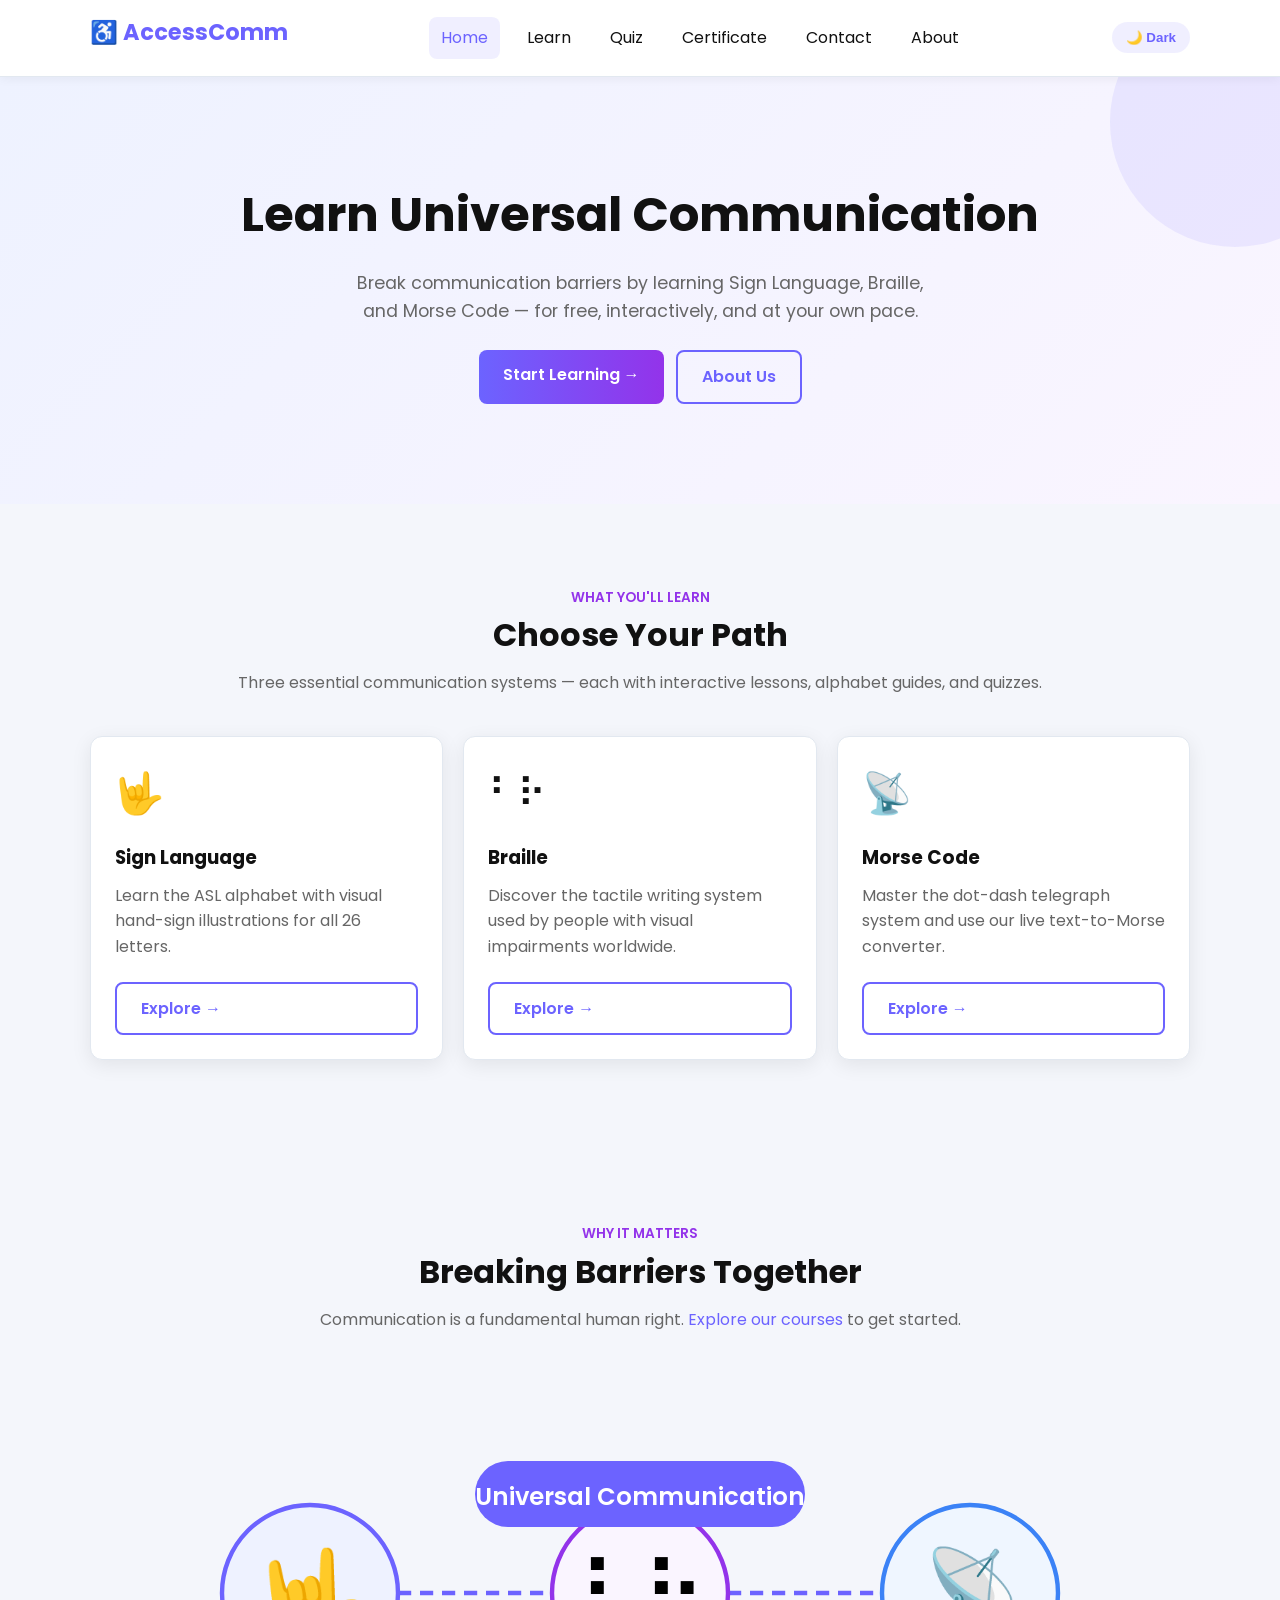
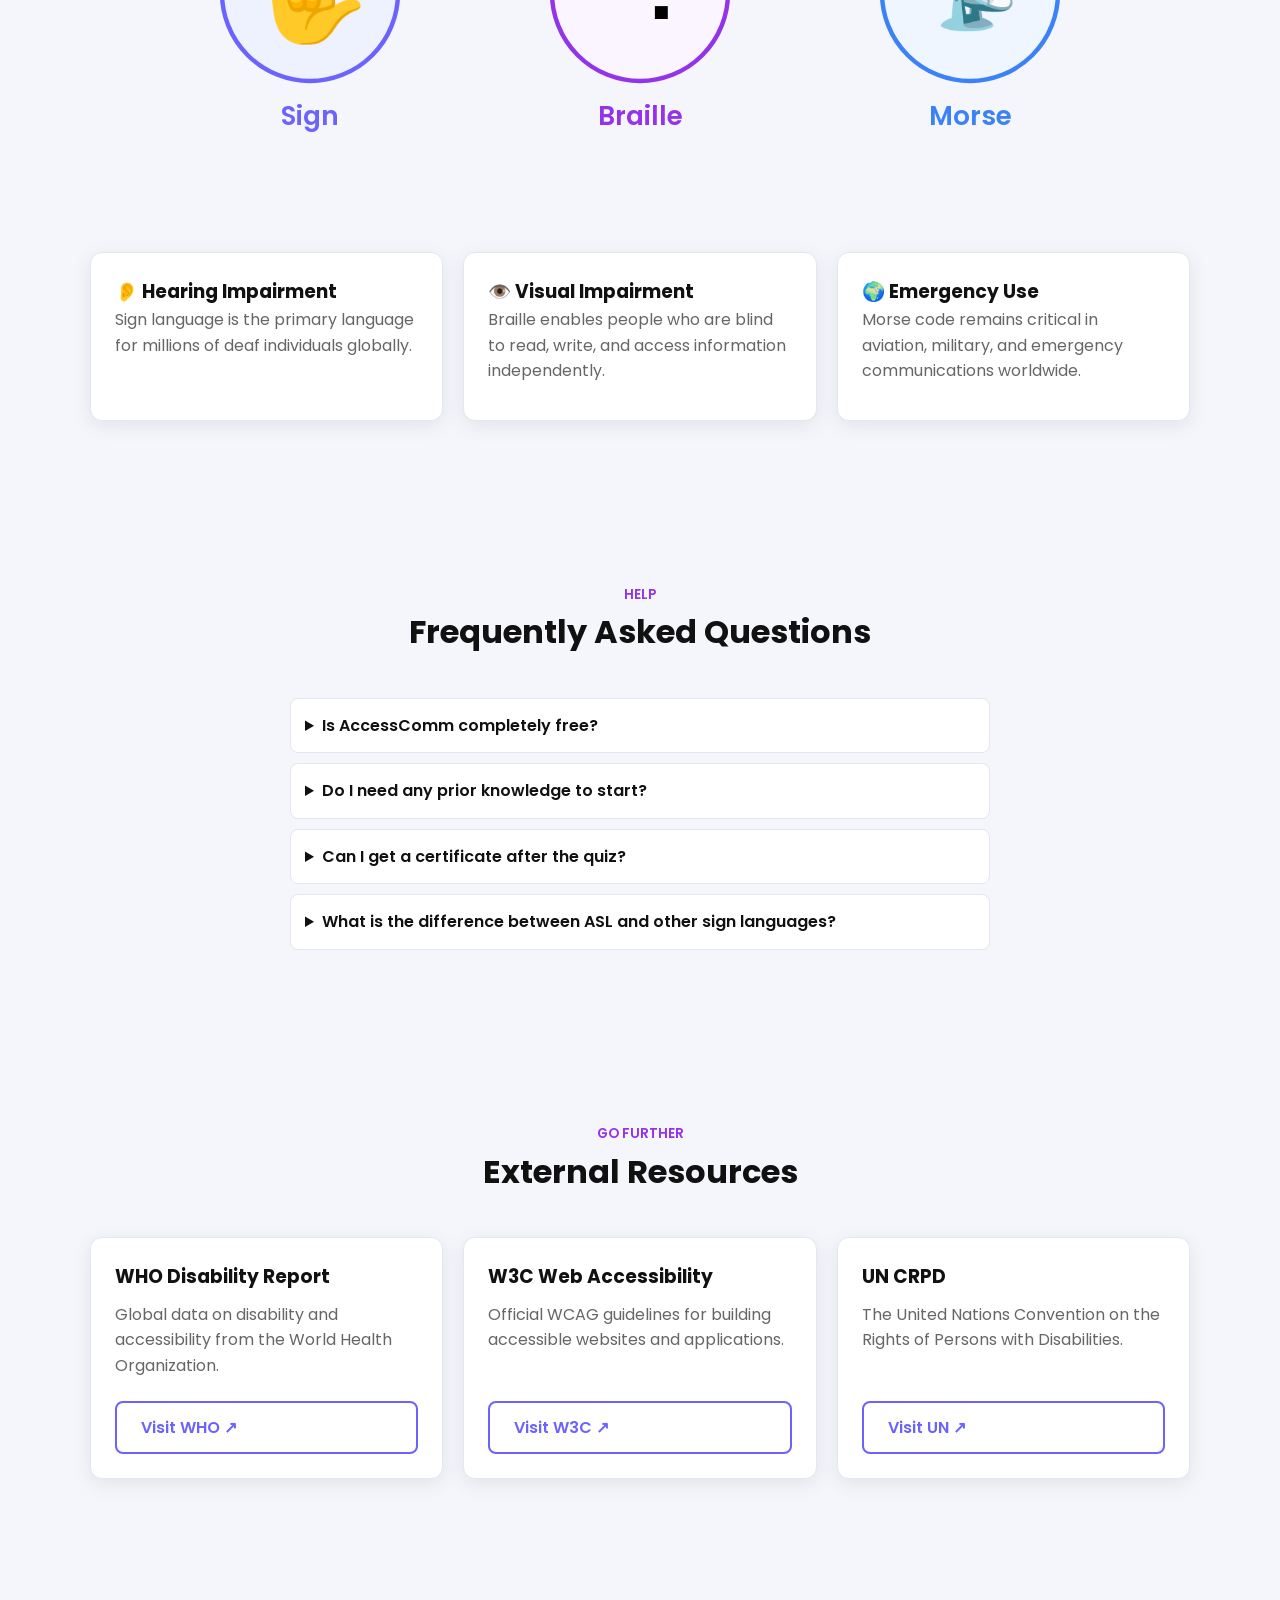
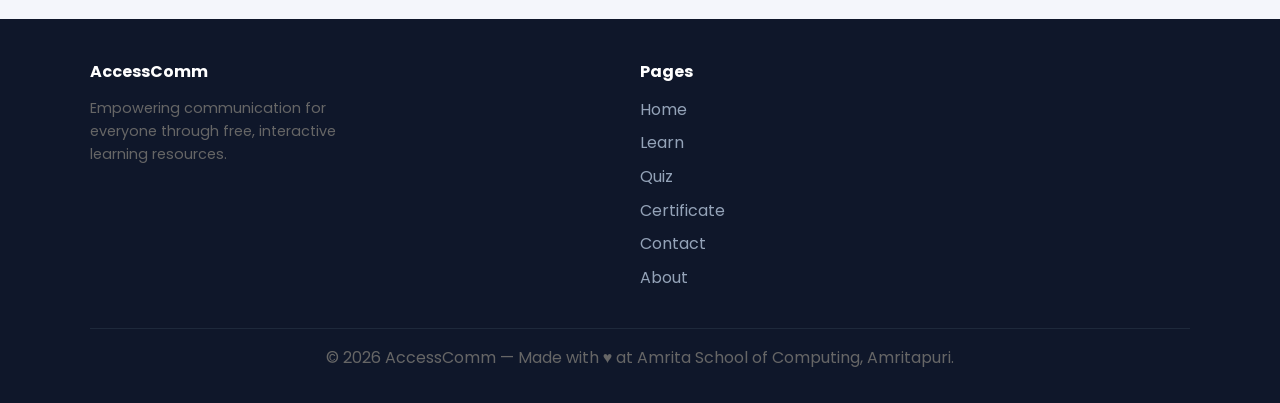
<file: index.html>
<!DOCTYPE html>
<html lang="en">
<head>
  <meta charset="UTF-8" />
  <meta name="viewport" content="width=device-width, initial-scale=1.0" />
  <title>AccessComm — Learn Universal Communication</title>
  <meta name="description" content="AccessComm teaches Sign Language, Braille, and Morse Code to break communication barriers for everyone." />
  <meta name="keywords" content="sign language, braille, morse code, accessibility, disability communication" />
  <meta property="og:title" content="AccessComm — Universal Communication for All" />
  <meta property="og:description" content="Learn Sign Language, Braille, and Morse Code interactively." />
  <meta property="og:image" content="images/og-image.png" />
  <meta property="og:type" content="website" />
  <link rel="icon" href="favicon.svg" type="image/svg+xml" />
  <link rel="stylesheet" href="style.css" />
  <!-- Internal style for page-specific tweaks -->
  <style>
    .home-section { padding: 60px 0; }
    .why-grid { display: grid; grid-template-columns: repeat(3,1fr); gap: 20px; margin-top: 2rem; }
  </style>
</head>
<body>

<!-- ===== HEADER ===== -->
<header class="navbar">
  <div class="container nav-content">
    <h2 class="logo">AccessComm</h2>
    <nav class="nav-links" id="navLinks" aria-label="Main navigation">
      <a href="index.html" class="active" aria-current="page">Home</a>
      <a href="learn.html">Learn</a>
      <a href="quiz.html">Quiz</a>
      <a href="certificate.html">Certificate</a>
      <a href="contact.html">Contact</a>
      <a href="about.html">About</a>
    </nav>
    <div class="nav-actions">
      <button id="themeBtn" aria-label="Toggle dark mode">🌙 Dark</button>
    </div>
  </div>
</header>

<!-- ===== MAIN ===== -->
<main>

  <!-- Hero -->
  <section class="hero" aria-labelledby="hero-heading">
    <div class="container">
      <h1 id="hero-heading">Learn Universal Communication</h1>
      <p>Break communication barriers by learning Sign Language, Braille, and Morse Code — for free, interactively, and at your own pace.</p>
      <div style="display:flex;gap:12px;justify-content:center;flex-wrap:wrap;margin-top:8px;">
        <a href="learn.html" class="btn gradient">Start Learning →</a>
        <a href="about.html" class="btn btn-outline">About Us</a>
      </div>
    </div>
  </section>

  <!-- Course Cards -->
  <section class="home-section" id="courses" style="background:var(--bg);" aria-labelledby="courses-heading">
    <div class="container">
      <div class="section-header">
        <span class="section-tag">What You'll Learn</span>
        <h2 id="courses-heading">Choose Your Path</h2>
        <p>Three essential communication systems — each with interactive lessons, alphabet guides, and quizzes.</p>
      </div>
      <div class="cards">
        <article class="card" aria-labelledby="c1">
          <div style="font-size:2.5rem;margin-bottom:8px;">🤟</div>
          <h3 id="c1">Sign Language</h3>
          <p>Learn the ASL alphabet with visual hand-sign illustrations for all 26 letters.</p>
          <a href="sign.html" class="btn btn-outline" style="margin-top:auto;">Explore →</a>
        </article>
        <article class="card" aria-labelledby="c2">
          <div style="font-size:2.5rem;margin-bottom:8px;">⠃⠗</div>
          <h3 id="c2">Braille</h3>
          <p>Discover the tactile writing system used by people with visual impairments worldwide.</p>
          <a href="braille.html" class="btn btn-outline" style="margin-top:auto;">Explore →</a>
        </article>
        <article class="card" aria-labelledby="c3">
          <div style="font-size:2.5rem;margin-bottom:8px;">📡</div>
          <h3 id="c3">Morse Code</h3>
          <p>Master the dot-dash telegraph system and use our live text-to-Morse converter.</p>
          <a href="morse.html" class="btn btn-outline" style="margin-top:auto;">Explore →</a>
        </article>
      </div>
    </div>
  </section>

  <!-- In-page anchor link section -->
  <section class="home-section" id="why" aria-labelledby="why-heading">
    <div class="container">
      <div class="section-header">
        <span class="section-tag">Why It Matters</span>
        <h2 id="why-heading">Breaking Barriers Together</h2>
        <p>Communication is a fundamental human right. <a href="#courses">Explore our courses</a> to get started.</p>
      </div>
      <!-- Inline SVG graphic -->
      <div style="text-align:center;margin:2rem 0;" aria-label="Illustration showing inclusive communication">
        <svg viewBox="0 0 500 200" xmlns="http://www.w3.org/2000/svg" width="100%" max-width="500" role="img" aria-label="Three icons representing sign language, braille, and morse code connected by a line">
          <title>Universal Communication</title>
          <desc>Diagram showing Sign Language, Braille, and Morse Code as three pillars of universal communication</desc>
          <!-- Connecting line -->
          <line x1="100" y1="100" x2="400" y2="100" stroke="#6c63ff" stroke-width="2" stroke-dasharray="6,4"/>
          <!-- Node 1 - Sign Language -->
          <circle cx="100" cy="100" r="40" fill="#eef2ff" stroke="#6c63ff" stroke-width="2"/>
          <text x="102" y="115" text-anchor="middle" font-size="40" font-family="Arial">🤟</text>
          <text x="100" y="160" text-anchor="middle" font-size="12" fill="#6c63ff" font-family="Poppins,Arial" font-weight="600">Sign</text>
          <!-- Node 2 - Braille -->
          <circle cx="250" cy="100" r="40" fill="#faf5ff" stroke="#9333ea" stroke-width="2"/>
          <text x="251" y="115" text-anchor="middle" font-size="40" font-family="Arial">⠃⠗</text>
          <text x="250" y="160" text-anchor="middle" font-size="12" fill="#9333ea" font-family="Poppins,Arial" font-weight="600">Braille</text>
          <!-- Node 3 - Morse -->
          <circle cx="400" cy="100" r="40" fill="#eff6ff" stroke="#3b82f6" stroke-width="2"/>
          <text x="401" y="110" text-anchor="middle" font-size="35" font-family="Arial">📡</text>
          <text x="400" y="160" text-anchor="middle" font-size="12" fill="#3b82f6" font-family="Poppins,Arial" font-weight="600">Morse</text>
          <!-- Center label -->
          <rect x="175" y="40" width="150" height="30" rx="15" fill="#6c63ff"/>
          <text x="250" y="60" text-anchor="middle" font-size="11" fill="white" font-family="Poppins,Arial" font-weight="600">Universal Communication</text>
        </svg>
      </div>

      <div class="why-grid">
        <div class="card">
          <h3>👂 Hearing Impairment</h3>
          <p>Sign language is the primary language for millions of deaf individuals globally.</p>
        </div>
        <div class="card">
          <h3>👁️ Visual Impairment</h3>
          <p>Braille enables people who are blind to read, write, and access information independently.</p>
        </div>
        <div class="card">
          <h3>🌍 Emergency Use</h3>
          <p>Morse code remains critical in aviation, military, and emergency communications worldwide.</p>
        </div>
      </div>
    </div>
  </section>

  <!-- FAQ using details/summary -->
  <section class="home-section" id="faq" aria-labelledby="faq-heading">
    <div class="container" style="max-width:700px;">
      <div class="section-header">
        <span class="section-tag">Help</span>
        <h2 id="faq-heading">Frequently Asked Questions</h2>
      </div>
      <details>
        <summary>Is AccessComm completely free?</summary>
        <p>Yes! All lessons, quizzes, and certificates are 100% free with no registration required.</p>
      </details>
      <details>
        <summary>Do I need any prior knowledge to start?</summary>
        <p>No prerequisites at all. Our lessons are designed for complete beginners and progress at your pace.</p>
      </details>
      <details>
        <summary>Can I get a certificate after the quiz?</summary>
        <p>Absolutely. Complete the quiz and enter your name to generate and download a PDF certificate instantly.</p>
      </details>
      <details>
        <summary>What is the difference between ASL and other sign languages?</summary>
        <p>ASL (American Sign Language) is specific to North America. Different countries have their own sign languages, though we teach the ASL alphabet as a widely recognised starting point.</p>
      </details>
    </div>
  </section>

  <!-- External resources -->
  <aside class="home-section" aria-labelledby="resources-heading" style="background:var(--bg);">
    <div class="container">
      <div class="section-header">
        <span class="section-tag">Go Further</span>
        <h2 id="resources-heading">External Resources</h2>
      </div>
      <div class="cards">
        <div class="card">
          <h3>WHO Disability Report</h3>
          <p>Global data on disability and accessibility from the World Health Organization.</p>
          <a href="https://www.who.int/health-topics/disability" target="_blank" rel="noopener noreferrer" class="btn btn-outline" style="margin-top:auto;">Visit WHO ↗</a>
        </div>
        <div class="card">
          <h3>W3C Web Accessibility</h3>
          <p>Official WCAG guidelines for building accessible websites and applications.</p>
          <a href="https://www.w3.org/WAI/" target="_blank" rel="noopener noreferrer" class="btn btn-outline" style="margin-top:auto;">Visit W3C ↗</a>
        </div>
        <div class="card">
          <h3>UN CRPD</h3>
          <p>The United Nations Convention on the Rights of Persons with Disabilities.</p>
          <a href="https://www.un.org/development/desa/disabilities/" target="_blank" rel="noopener noreferrer" class="btn btn-outline" style="margin-top:auto;">Visit UN ↗</a>
        </div>
      </div>
    </div>
  </aside>

</main>

<!-- ===== FOOTER ===== -->
<footer>
  <div class="footer-grid">
    <div>
      <h4>AccessComm</h4>
      <p style="font-size:0.9rem;max-width:260px;">Empowering communication for everyone through free, interactive learning resources.</p>
    </div>
    <div>
      <h4>Pages</h4>
      <ul>
        <li><a href="index.html">Home</a></li>
        <li><a href="learn.html">Learn</a></li>
        <li><a href="quiz.html">Quiz</a></li>
        <li><a href="certificate.html">Certificate</a></li>
        <li><a href="contact.html">Contact</a></li>
        <li><a href="about.html">About</a></li>
      </ul>
    </div>
  </div>
  <div class="footer-bottom">
    <p>© 2026 AccessComm — Made with ♥ at Amrita School of Computing, Amritapuri.</p>
  </div>
</footer>

<script src="script.js"></script>
</body>
</html>
</file>
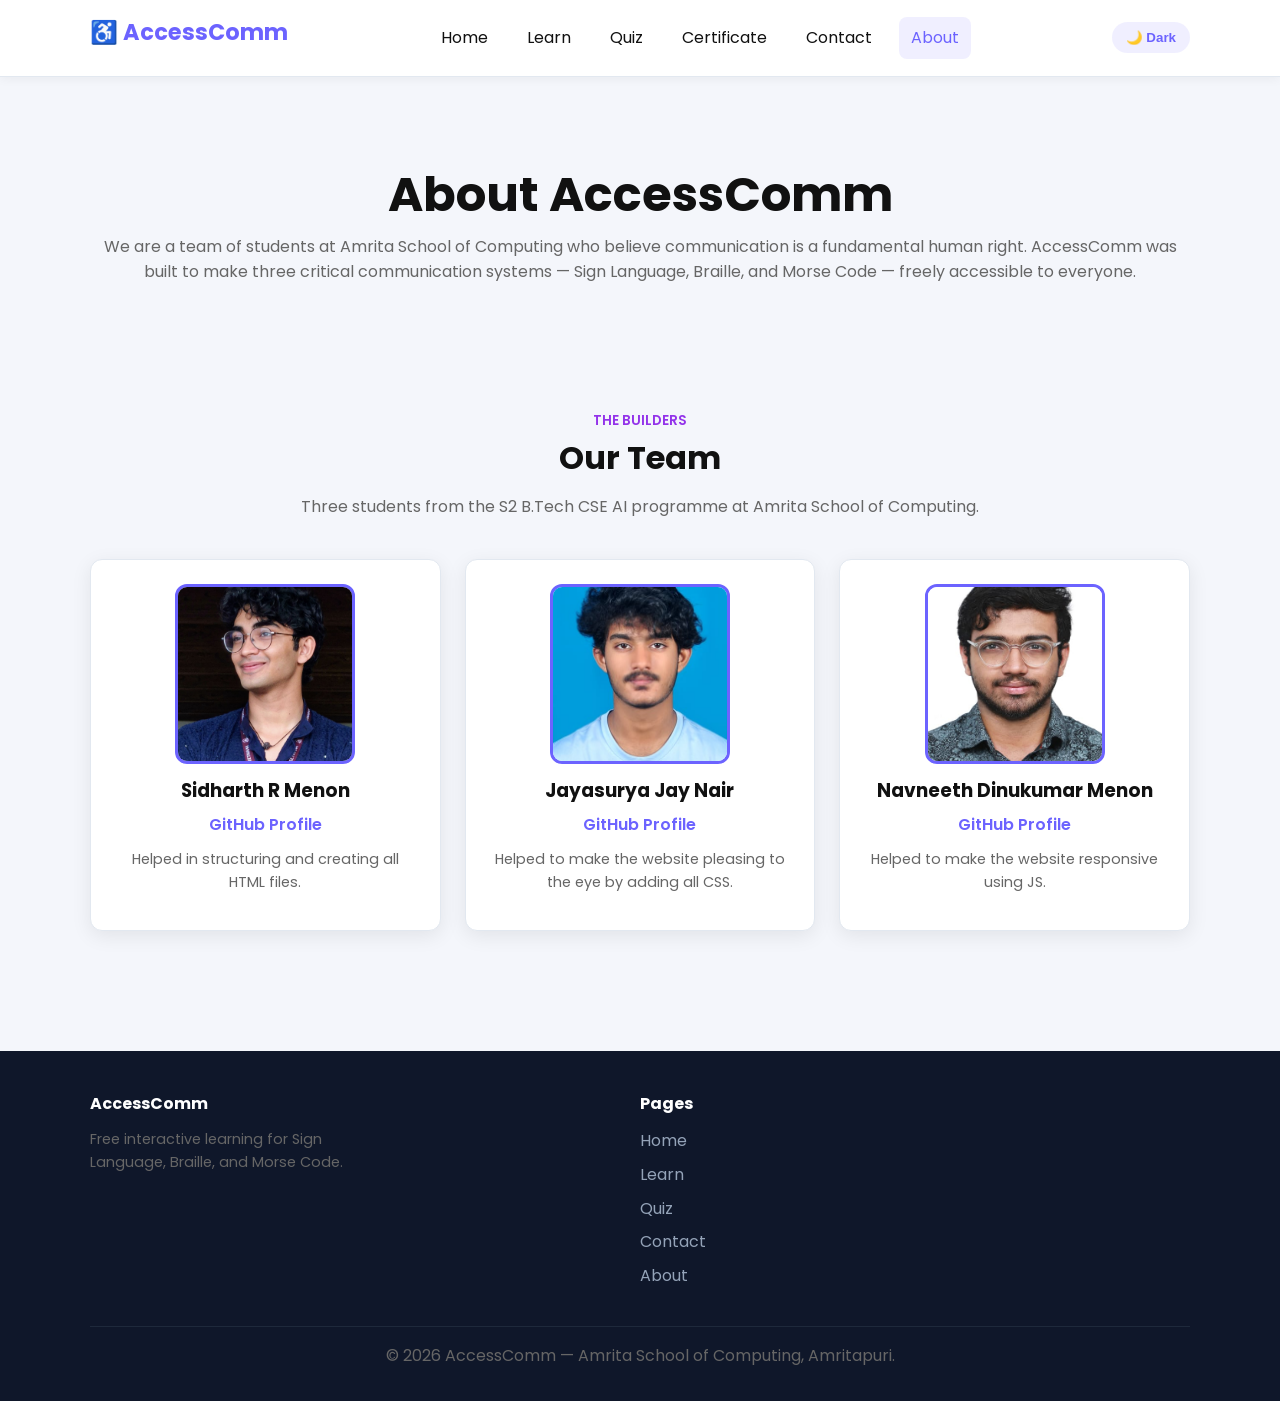
<file: about.html>
<!DOCTYPE html>
<html lang="en">
<head>
  <meta charset="UTF-8" />
  <meta name="viewport" content="width=device-width, initial-scale=1.0" />
  <title>AccessComm — About Us</title>
  <meta name="description" content="Learn about the AccessComm team and our mission to make communication accessible to everyone." />
  <meta name="keywords" content="about accesscomm, accessibility mission, disability communication team" />
  <meta property="og:title" content="About AccessComm" />
  <meta property="og:description" content="Our mission: universal communication for everyone." />
  <link rel="icon" href="favicon.svg" type="image/svg+xml" />
  <link rel="stylesheet" href="style.css" />
  <style>
    .about-hero { padding: 60px 0 30px; text-align: center; }
    .team-grid { display: grid; grid-template-columns: repeat(3,1fr); gap: 24px; margin-top: 2rem; }
     .team-card{
 text-align:center;

}
    .avatar { width: 80px; height: 80px; border-radius: 50%; margin: 0 auto 12px; font-size: 2.2rem; display: flex; align-items: center; justify-content: center; background: rgba(108,99,255,0.1); border: 3px solid var(--primary);}
  </style>
</head>
<body>

<header class="navbar">
  <div class="container nav-content">
    <h2 class="logo">AccessComm</h2>
    <nav class="nav-links" id="navLinks" aria-label="Main navigation">
      <a href="index.html">Home</a>
      <a href="learn.html">Learn</a>
      <a href="quiz.html">Quiz</a>
      <a href="certificate.html">Certificate</a>
      <a href="contact.html">Contact</a>
      <a href="about.html" class="active" aria-current="page">About</a>
    </nav>
    <div class="nav-actions">
      <button id="themeBtn" aria-label="Toggle dark mode">🌙 Dark</button>
      </button>
    </div>
  </div>
</header>

<main>

  <section class="about-hero" aria-labelledby="about-heading">
    <div class="container">
      <h1 id="about-heading">About AccessComm</h1>
      <p>We are a team of students at Amrita School of Computing who believe communication is a fundamental human right. AccessComm was built to make three critical communication systems — Sign Language, Braille, and Morse Code — freely accessible to everyone.</p>
    </div>
  </section>

  <!-- Team Cards -->
  <section style="padding:40px 0;" aria-labelledby="team-heading" id="team">
    <div class="container">
      <div class="section-header">
        <span class="section-tag">The Builders</span>
        <h2 id="team-heading">Our Team</h2>
        <p>Three students from the S2 B.Tech CSE AI programme at Amrita School of Computing.</p>
      </div>
      <div class="team-grid">
        <article class="card team-card" aria-labelledby="t1">
          <img src="Sidharth.jpeg"
     alt="Sidharth R Menon"
     class="avatar-img">
          <h3 id="t1">Sidharth R Menon</h3>

<a href="https://github.com/Sidharth-R-M"
   target="_blank"
   class="github-link">
   GitHub Profile
</a>

<p style="margin-top:10px;font-size:0.9rem;">
  Helped in structuring and creating all HTML files.
</p>
        </article>
        <article class="card team-card" aria-labelledby="t2">
          <img src="Jay.jpeg"
     alt="Jayasurya Jay Nair"
     class="avatar-img">
          <h3 id="t2">Jayasurya Jay Nair</h3>

<a href="https://github.com/dieanker"
   target="_blank"
   class="github-link">
   GitHub Profile
</a>

<p style="margin-top:10px;font-size:0.9rem;">
  Helped to make the website pleasing to the eye by adding all CSS.
</p>
        </article>
        <article class="card team-card" aria-labelledby="t3">
          <img src="Navneeth.jpeg"
     alt="Navneeth Dinukumar Menon"
     class="avatar-img">
          <h3 id="t3">Navneeth Dinukumar Menon</h3>

<a href="https://github.com/navneethdm"
   target="_blank"
   class="github-link">
   GitHub Profile
</a>

<p style="margin-top:10px;font-size:0.9rem;">
  Helped to make the website responsive using JS.
</p>
        </article>
      </div>
    </div>
  </section>
</main>

<footer>
  <div class="footer-grid">
    <div>
      <h4>AccessComm</h4>
      <p style="font-size:0.9rem;max-width:260px;">Free interactive learning for Sign Language, Braille, and Morse Code.</p>
    </div>
    <div>
      <h4>Pages</h4>
      <ul>
        <li><a href="index.html">Home</a></li>
        <li><a href="learn.html">Learn</a></li>
        <li><a href="quiz.html">Quiz</a></li>
        <li><a href="contact.html">Contact</a></li>
        <li><a href="about.html">About</a></li>
      </ul>
    </div>
  </div>
  <div class="footer-bottom">
    <p>© 2026 AccessComm — Amrita School of Computing, Amritapuri.</p>
  </div>
</footer>

<script src="script.js"></script>
</body>
</html>
</file>
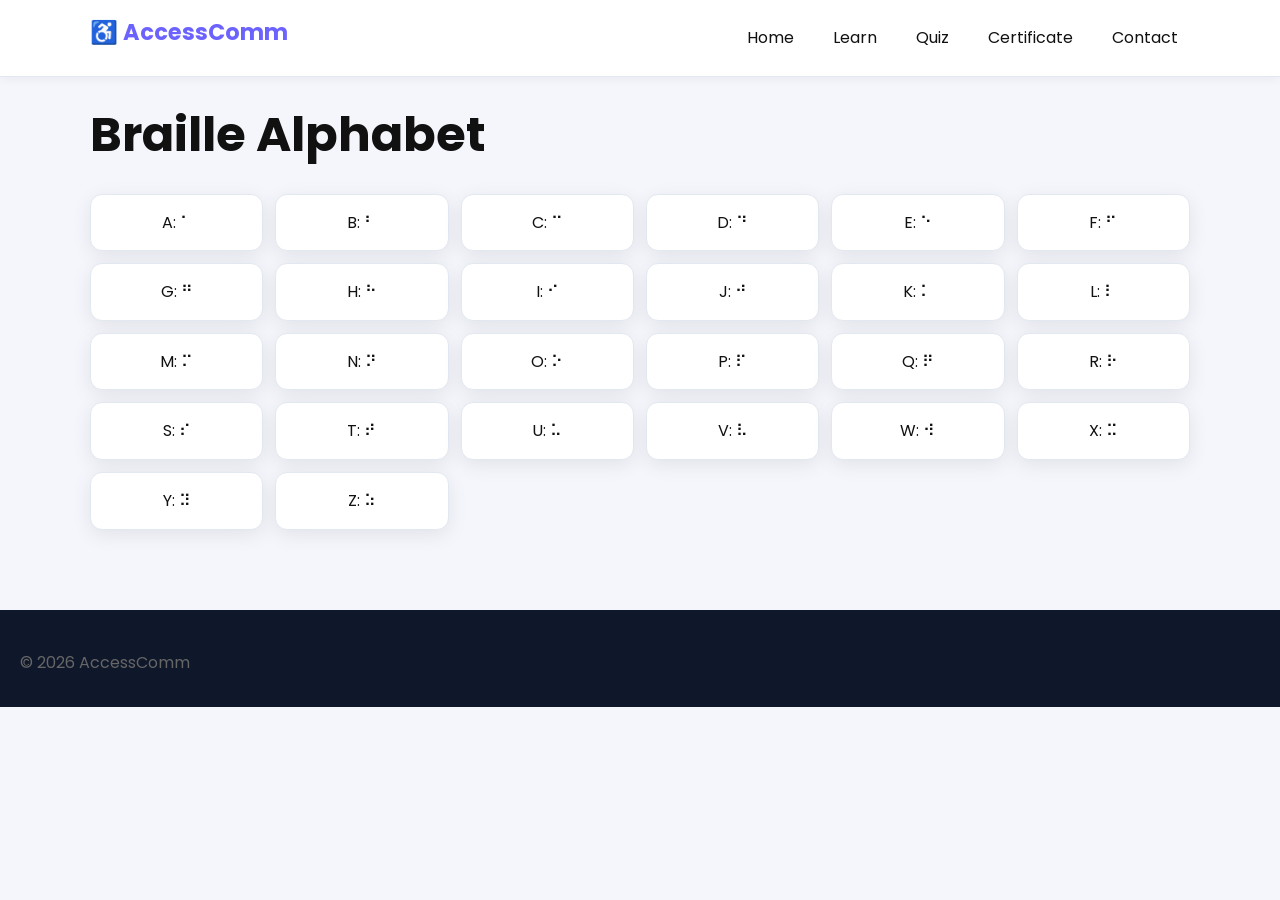
<file: braille.html>
<!DOCTYPE html>
<html lang="en">
<head>
  <meta charset="UTF-8">
  <meta name="viewport" content="width=device-width, initial-scale=1.0">
  <meta name="description" content="Braille Alphabet">
  <title>⠃ Braille</title>
  <link rel="icon" href="images/A.jpg">
  <link rel="stylesheet" href="style.css">
</head>
<body>
<header class="navbar">
  <div class="container nav-content">
    <h2 class="logo">AccessComm</h2>
    <nav class="nav-links">
      <a href="index.html">Home</a>
      <a href="learn.html">Learn</a>
      <a href="quiz.html">Quiz</a>
      <a href="certificate.html">Certificate</a>
      <a href="contact.html">Contact</a>
    </nav>
  </div>
</header>
<main class="container">
  <section>
    <h1>Braille Alphabet</h1>
    <div class="grid">
      <div class="card">A: ⠁</div>
      <div class="card">B: ⠃</div>
      <div class="card">C: ⠉</div>
      <div class="card">D: ⠙</div>
      <div class="card">E: ⠑</div>
      <div class="card">F: ⠋</div>
      <div class="card">G: ⠛</div>
      <div class="card">H: ⠓</div>
      <div class="card">I: ⠊</div>
      <div class="card">J: ⠚</div>
      <div class="card">K: ⠅</div>
      <div class="card">L: ⠇</div>
      <div class="card">M: ⠍</div>
      <div class="card">N: ⠝</div>
      <div class="card">O: ⠕</div>
      <div class="card">P: ⠏</div>
      <div class="card">Q: ⠟</div>
      <div class="card">R: ⠗</div>
      <div class="card">S: ⠎</div>
      <div class="card">T: ⠞</div>
      <div class="card">U: ⠥</div>
      <div class="card">V: ⠧</div>
      <div class="card">W: ⠺</div>
      <div class="card">X: ⠭</div>
      <div class="card">Y: ⠽</div>
      <div class="card">Z: ⠵</div>
    </div>
  </section>
</main>
<footer>
  <p>© 2026 AccessComm</p>
</footer>
<script src="script.js"></script>
</body>
</html>
</file>
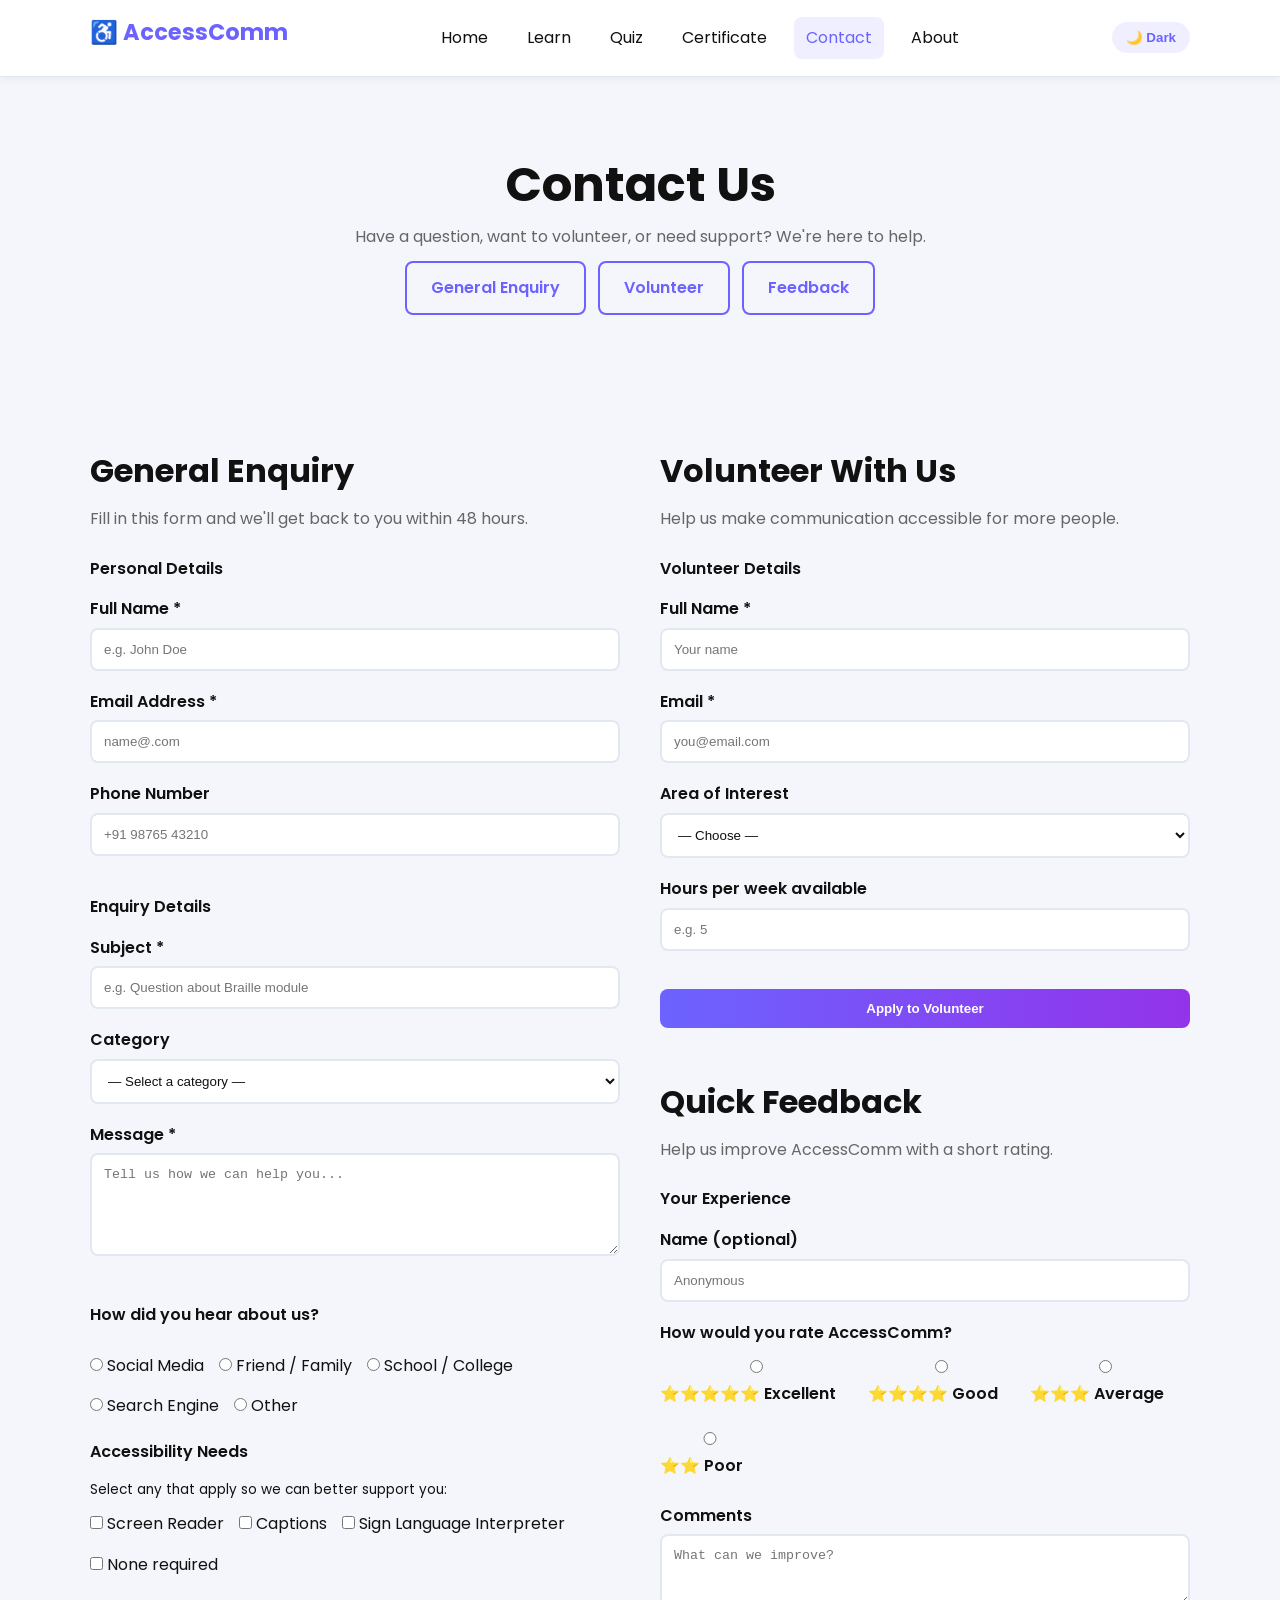
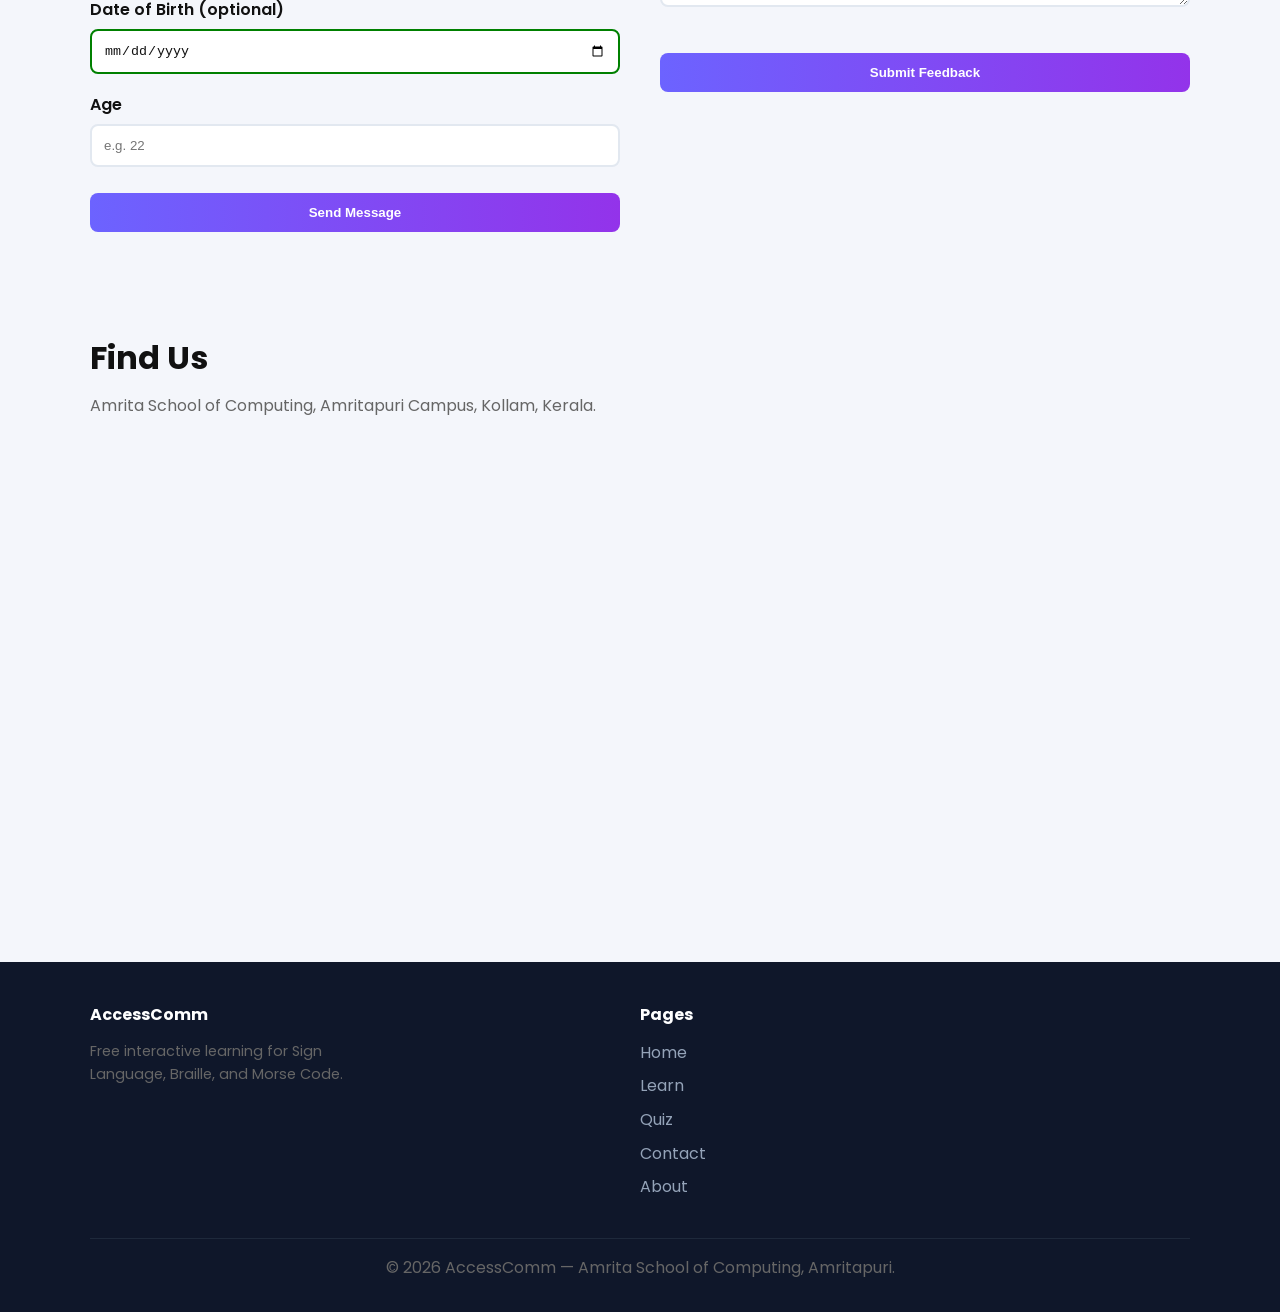
<file: contact.html>
<!DOCTYPE html>
<html lang="en">
<head>
  <meta charset="UTF-8" />
  <meta name="viewport" content="width=device-width, initial-scale=1.0" />
  <title>AccessComm — Contact Us</title>
  <meta name="description" content="Get in touch with AccessComm for support, volunteering, or partnership enquiries." />
  <meta name="keywords" content="contact accessibility, disability help, accesscomm support" />
  <meta property="og:title" content="Contact AccessComm" />
  <meta property="og:description" content="Reach out to us for support or collaboration." />
  <link rel="icon" href="favicon.svg" type="image/svg+xml" />
  <link rel="stylesheet" href="style.css" />
  <style>
    .contact-hero { padding: 50px 0 30px; text-align: center; }
    .contact-grid { display: grid; grid-template-columns: 1fr 1fr; gap: 40px; padding: 40px 0; }
    @media (max-width: 768px) { .contact-grid { grid-template-columns: 1fr; } }

    input:not(:placeholder-shown):invalid,
    textarea:not(:placeholder-shown):invalid {
      border: 2px solid red;
    }

    input:not(:placeholder-shown):valid,
    textarea:not(:placeholder-shown):valid {
      border: 2px solid green;
    }
  </style>
</head>
<body>

<header class="navbar">
  <div class="container nav-content">
    <h2 class="logo">AccessComm</h2>
    <nav class="nav-links" id="navLinks" aria-label="Main navigation">
      <a href="index.html">Home</a>
      <a href="learn.html">Learn</a>
      <a href="quiz.html">Quiz</a>
      <a href="certificate.html">Certificate</a>
      <a href="contact.html" class="active" aria-current="page">Contact</a>
      <a href="about.html">About</a>
    </nav>
    <div class="nav-actions">
      <button id="themeBtn" aria-label="Toggle dark mode">🌙 Dark</button>
      </button>
    </div>
  </div>
</header>

<main>

  <section class="contact-hero" aria-labelledby="contact-heading">
    <div class="container">
      <h1 id="contact-heading">Contact Us</h1>
      <p>Have a question, want to volunteer, or need support? We're here to help.</p>
      <!-- In-page anchor navigation -->
      <div style="display:flex;gap:12px;justify-content:center;flex-wrap:wrap;margin-top:12px;">
        <a href="#general-form" class="btn btn-outline">General Enquiry</a>
        <a href="#volunteer-form" class="btn btn-outline">Volunteer</a>
        <a href="#feedback-form" class="btn btn-outline">Feedback</a>
      </div>
    </div>
  </section>

  <section class="form-section">
    <div class="container contact-grid">

      <!-- FORM 1: General Contact -->
      <div id="general-form">
        <h2>General Enquiry</h2>
        <p style="margin-bottom:1.5rem;">Fill in this form and we'll get back to you within 48 hours.</p>
        <form id="contactForm">

          <fieldset>
            <legend>Personal Details</legend>
            <div class="form-group">
              <label for="fullName">Full Name *</label>
              <input type="text" id="fullName" name="fullName"
                placeholder="e.g. John Doe"
                required
                pattern="[A-Za-z\s]{2,50}"
                minlength="2" maxlength="50"
                autocomplete="name" />
            </div>
            <div class="form-group">
              <label for="email">Email Address *</label>
              <input type="email" id="email" name="email"
                placeholder="name@.com"
                required
                autocomplete="email" />
            </div>
            <div class="form-group">
              <label for="phone">Phone Number</label>
              <input type="tel" id="phone" name="phone"
                placeholder="+91 98765 43210"
                pattern="[+]?[0-9\s\-]{7,15}"
                autocomplete="tel" />
            </div>
          </fieldset>

          <fieldset>
            <legend>Enquiry Details</legend>
            <div class="form-group">
              <label for="subject">Subject *</label>
              <input type="text" id="subject" name="subject"
                placeholder="e.g. Question about Braille module"
                required minlength="5" />
            </div>
            <div class="form-group">
              <label for="category">Category</label>
              <select id="category" name="category">
                <option value="">— Select a category —</option>
                <option value="learning">Learning Support</option>
                <option value="technical">Technical Issue</option>
                <option value="partnership">Partnership</option>
                <option value="feedback">Feedback</option>
                <option value="other">Other</option>
              </select>
            </div>
            <div class="form-group">
              <label for="message">Message *</label>
              <textarea id="message" name="message"
                rows="5"
                placeholder="Tell us how we can help you..."
                required minlength="20"></textarea>
            </div>
          </fieldset>

          <fieldset>
            <legend>How did you hear about us?</legend>
            <div class="radio-group">
              <label><input type="radio" name="referral" value="social" /> Social Media</label>
              <label><input type="radio" name="referral" value="friend" /> Friend / Family</label>
              <label><input type="radio" name="referral" value="school" /> School / College</label>
              <label><input type="radio" name="referral" value="search" /> Search Engine</label>
              <label><input type="radio" name="referral" value="other" /> Other</label>
            </div>
          </fieldset>

          <fieldset>
            <legend>Accessibility Needs</legend>
            <p style="font-size:0.85rem;color:var(--text-muted);margin-bottom:8px;">Select any that apply so we can better support you:</p>
            <div class="check-group">
              <label><input type="checkbox" name="access" value="screen-reader" /> Screen Reader</label>
              <label><input type="checkbox" name="access" value="captions" /> Captions</label>
              <label><input type="checkbox" name="access" value="interpreter" /> Sign Language Interpreter</label>
              <label><input type="checkbox" name="access" value="none" /> None required</label>
            </div>
          </fieldset>

          <div class="form-group">
            <label for="dob">Date of Birth (optional)</label>
            <input type="date" id="dob" name="dob" max="2010-01-01" />
          </div>
          <div class="form-group">
            <label for="age">Age</label>
            <input type="number" id="age" name="age" placeholder="e.g. 22" min="5" max="120" />
          </div>

          <div id="formAlert" style="display:none;"></div>
          <button type="submit" class="btn gradient" style="width:100%;margin-top:8px;">Send Message</button>
        </form>
      </div>

      <!-- Right column: Volunteer form + map -->
      <div>

        <!-- FORM 2: Volunteer -->
        <div id="volunteer-form" style="margin-bottom:3rem;">
          <h2>Volunteer With Us</h2>
          <p style="margin-bottom:1.5rem;">Help us make communication accessible for more people.</p>
          <form id="volunteerForm">
            <fieldset>
              <legend>Volunteer Details</legend>
              <div class="form-group">
                <label for="vName">Full Name *</label>
                <input type="text" id="vName" name="vName" placeholder="Your name" required pattern="[A-Za-z\s]{2,50}" />
              </div>
              <div class="form-group">
                <label for="vEmail">Email *</label>
                <input type="email" id="vEmail" name="vEmail" placeholder="you@email.com" required />
              </div>
              <div class="form-group">
                <label for="vRole">Area of Interest</label>
                <select id="vRole" name="vRole">
                  <option value="">— Choose —</option>
                  <option value="teaching">Teaching / Tutoring</option>
                  <option value="content">Content Creation</option>
                  <option value="tech">Web Development</option>
                  <option value="outreach">Community Outreach</option>
                </select>
              </div>
              <div class="form-group">
                <label for="vAvail">Hours per week available</label>
                <input type="number" id="vAvail" name="vAvail" placeholder="e.g. 5" min="1" max="40" />
              </div>
            </fieldset>
            <button type="submit" class="btn gradient" style="width:100%;">Apply to Volunteer</button>
            <div id="volunteerAlert" style="display:none;margin-top:12px;"></div>
          </form>
        </div>

        <!-- FORM 3: Feedback with rating -->
        <div id="feedback-form">
          <h2>Quick Feedback</h2>
          <p style="margin-bottom:1.5rem;">Help us improve AccessComm with a short rating.</p>
          <form id="feedbackForm">
            <fieldset>
              <legend>Your Experience</legend>
              <div class="form-group">
                <label for="fbName">Name (optional)</label>
                <input type="text" id="fbName" name="fbName" placeholder="Anonymous" />
              </div>
              <div class="form-group">
                <label>How would you rate AccessComm?</label>
                <div class="radio-group">
                  <label><input type="radio" name="rating" value="5" required /> ⭐⭐⭐⭐⭐ Excellent</label>
                  <label><input type="radio" name="rating" value="4" /> ⭐⭐⭐⭐ Good</label>
                  <label><input type="radio" name="rating" value="3" /> ⭐⭐⭐ Average</label>
                  <label><input type="radio" name="rating" value="2" /> ⭐⭐ Poor</label>
                </div>
              </div>
              <div class="form-group">
                <label for="fbComment">Comments</label>
                <textarea id="fbComment" name="fbComment" rows="3" placeholder="What can we improve?"></textarea>
              </div>
            </fieldset>
            <button type="submit" class="btn gradient" style="width:100%;">Submit Feedback</button>
            <div id="feedbackAlert" style="display:none;margin-top:12px;"></div>
          </form>
        </div>
      </div>

    </div>
  </section>

  <!-- iFrame: Google Maps embed -->
  <section style="padding:0 0 60px;" aria-labelledby="map-heading">
    <div class="container">
      <h2 id="map-heading">Find Us</h2>
      <p style="margin-bottom:1rem;">Amrita School of Computing, Amritapuri Campus, Kollam, Kerala.</p>
      <div>
        <iframe
          src="https://www.google.com/maps/embed?pb=!1m18!1m12!1m3!1d3945.066!2d76.4817!3d9.0960!2m3!1f0!2f0!3f0!3m2!1i1024!2i768!4f13.1!3m3!1m2!1s0x3b062b8d8c3af5e5%3A0x2b5e5e5e5e5e5e5e!2sAmrita%20School%20of%20Computing%2C%20Amritapuri!5e0!3m2!1sen!2sin!4v1620000000000"
          width="100%"
          height="380"
          style="border:0;"
          allowfullscreen=""
          loading="lazy"
          title="Map showing Amrita School of Computing, Amritapuri Campus location">
        </iframe>
      </div>
    </div>
  </section>

</main>

<footer>
  <div class="footer-grid">
    <div>
      <h4>AccessComm</h4>
      <p style="font-size:0.9rem;max-width:260px;">Free interactive learning for Sign Language, Braille, and Morse Code.</p>
    </div>
    <div>
      <h4>Pages</h4>
      <ul>
        <li><a href="index.html">Home</a></li>
        <li><a href="learn.html">Learn</a></li>
        <li><a href="quiz.html">Quiz</a></li>
        <li><a href="contact.html">Contact</a></li>
        <li><a href="about.html">About</a></li>
      </ul>
    </div>
    <div></div>
  </div>
  <div class="footer-bottom">
    <p>© 2026 AccessComm — Amrita School of Computing, Amritapuri.</p>
  </div>
</footer>

<script src="script.js"></script>
</body>
</html>
</file>
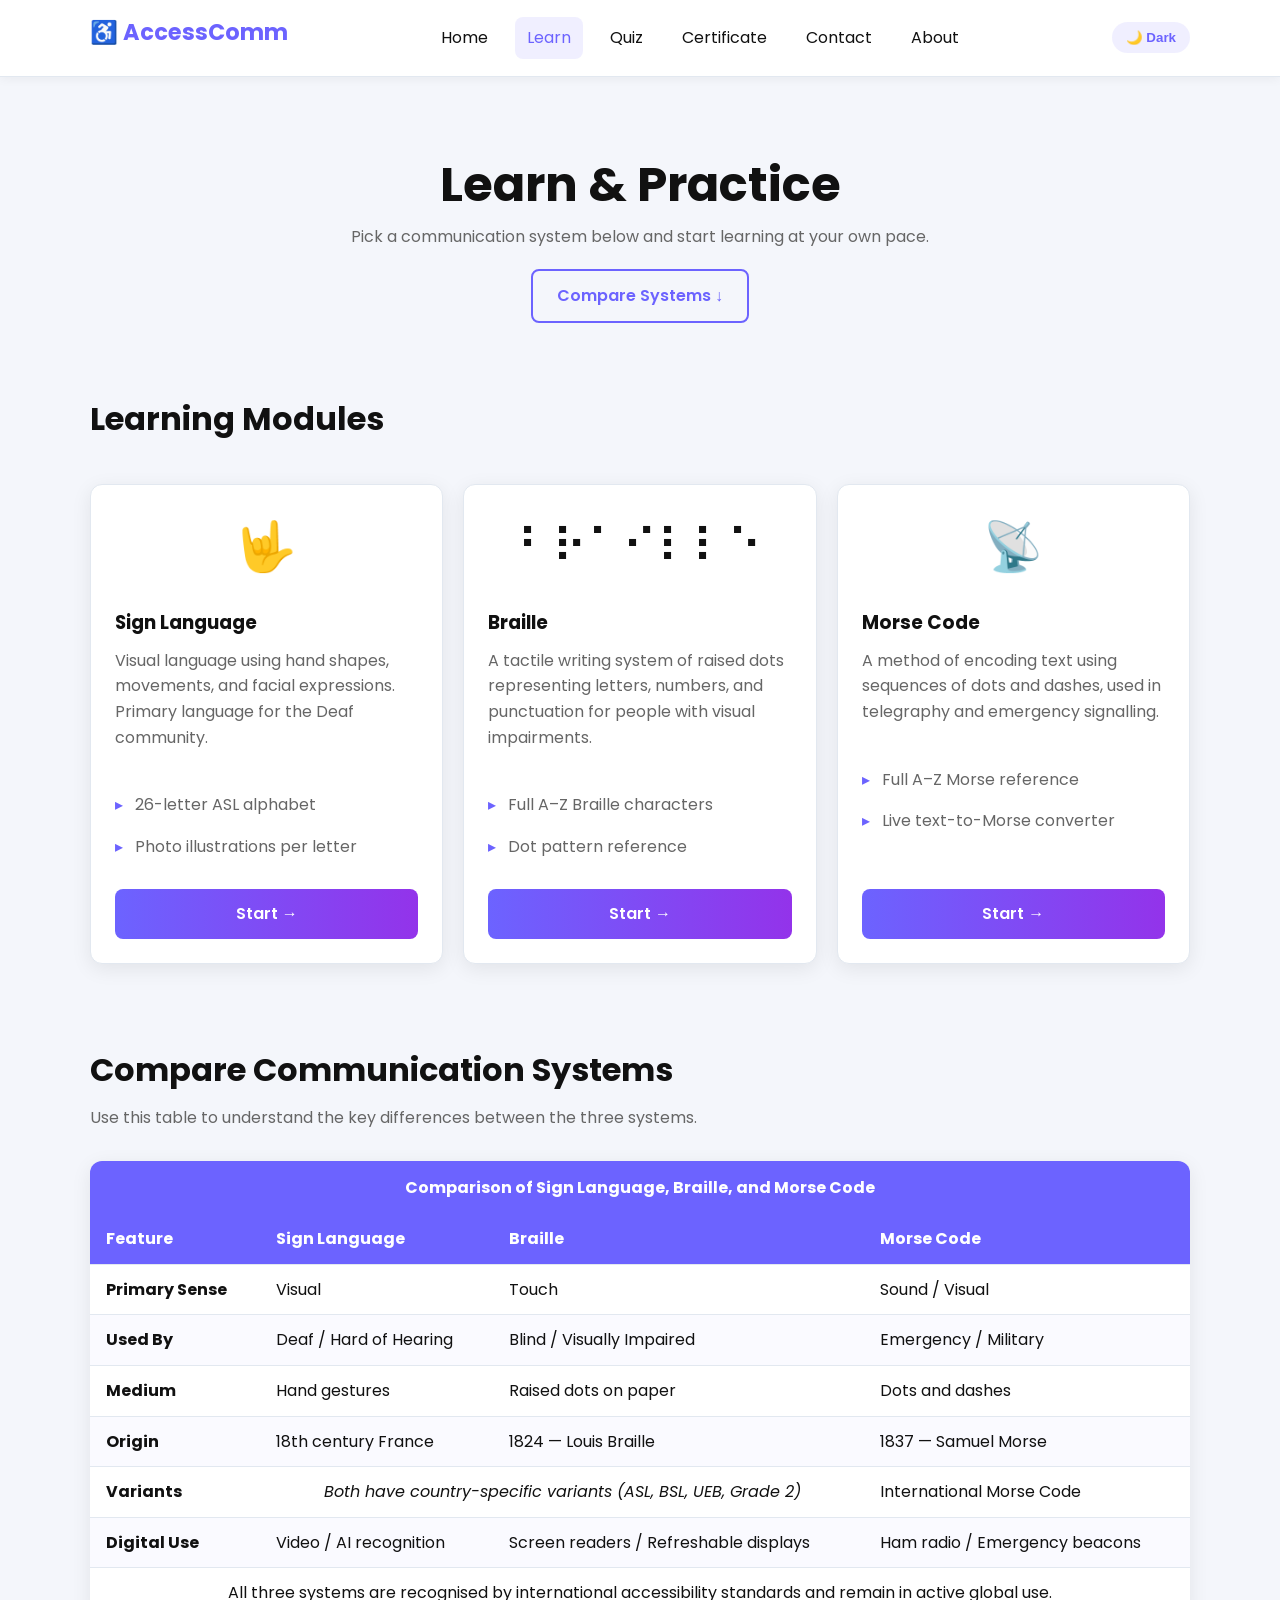
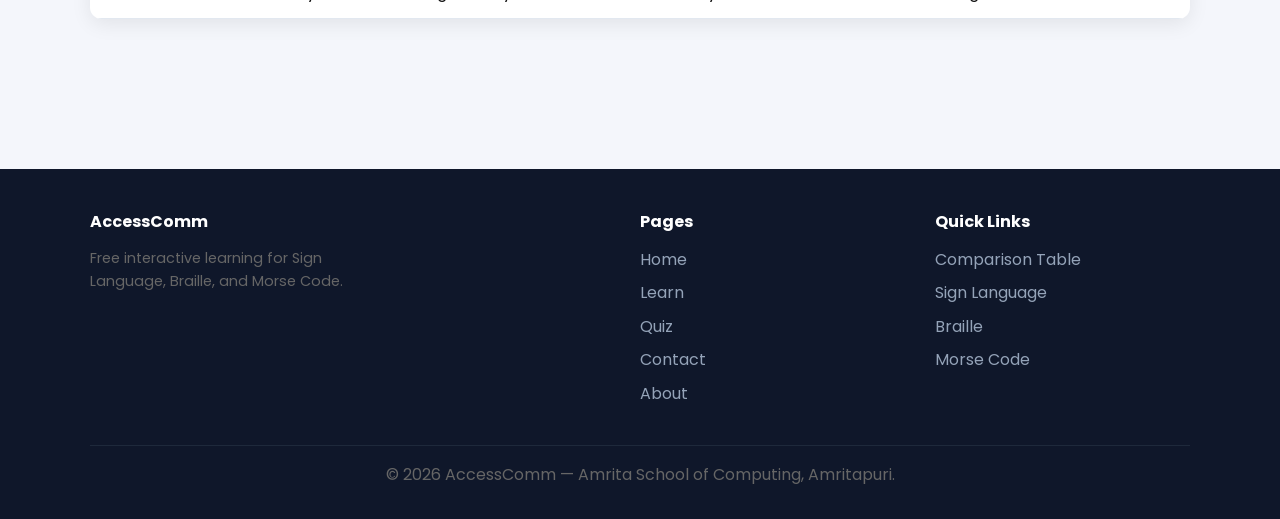
<file: learn.html>
<!DOCTYPE html>
<html lang="en">
<head>
  <meta charset="UTF-8" />
  <meta name="viewport" content="width=device-width, initial-scale=1.0" />
  <title>AccessComm — Learn Sign Language, Braille & Morse Code</title>
  <meta name="description" content="Choose a communication system to learn: Sign Language, Braille, or Morse Code." />
  <meta name="keywords" content="learn sign language, learn braille, learn morse code" />
  <meta property="og:title" content="AccessComm — Learn" />
  <meta property="og:description" content="Start learning Sign Language, Braille or Morse Code." />
  <link rel="icon" href="favicon.svg" type="image/svg+xml" />
  <link rel="stylesheet" href="style.css" />
  <style>
    .learn-hero { padding: 50px 0 30px; text-align: center; }
    .learn-table-section { padding: 40px 0; }
  </style>
</head>
<body>

<header class="navbar">
  <div class="container nav-content">
    <h2 class="logo">AccessComm</h2>
    <nav class="nav-links" id="navLinks" aria-label="Main navigation">
      <a href="index.html">Home</a>
      <a href="learn.html" class="active" aria-current="page">Learn</a>
      <a href="quiz.html">Quiz</a>
      <a href="certificate.html">Certificate</a>
      <a href="contact.html">Contact</a>
      <a href="about.html">About</a>
    </nav>
    <div class="nav-actions">
      <button id="themeBtn" aria-label="Toggle dark mode">🌙 Dark</button>
      </button>
    </div>
  </div>
</header>

<main>

  <section class="learn-hero" aria-labelledby="learn-heading">
    <div class="container">
      <h1 id="learn-heading">Learn & Practice</h1>
      <p>Pick a communication system below and start learning at your own pace.</p>
      <a href="#comparison" class="btn btn-outline" style="margin-top:8px;">Compare Systems ↓</a>
    </div>
  </section>

  <!-- Jump nav anchors -->
  <section aria-labelledby="modules-heading">
    <div class="container">
      <h2 id="modules-heading" class="visually-hidden">Learning Modules</h2>
      <div class="cards">
        <article class="card" id="sign-card" aria-labelledby="lc1">
          <div style="font-size:3rem;text-align:center;margin-bottom:12px;">🤟</div>
          <h3 id="lc1">Sign Language</h3>
          <p>Visual language using hand shapes, movements, and facial expressions. Primary language for the Deaf community.</p>
          <ul class="styled-list" style="margin:12px 0;">
            <li>26-letter ASL alphabet</li>
            <li>Photo illustrations per letter</li>
          </ul>
          <a href="sign.html" class="btn gradient" style="margin-top:auto;text-align:center;">Start →</a>
        </article>
        <article class="card" id="braille-card" aria-labelledby="lc2">
          <div style="font-size:3rem;text-align:center;margin-bottom:12px;">⠃⠗⠁⠊⠇⠇⠑</div>
          <h3 id="lc2">Braille</h3>
          <p>A tactile writing system of raised dots representing letters, numbers, and punctuation for people with visual impairments.</p>
          <ul class="styled-list" style="margin:12px 0;">
            <li>Full A–Z Braille characters</li>
            <li>Dot pattern reference</li>
          </ul>
          <a href="braille.html" class="btn gradient" style="margin-top:auto;text-align:center;">Start →</a>
        </article>
        <article class="card" id="morse-card" aria-labelledby="lc3">
          <div style="font-size:3rem;text-align:center;margin-bottom:12px;">📡</div>
          <h3 id="lc3">Morse Code</h3>
          <p>A method of encoding text using sequences of dots and dashes, used in telegraphy and emergency signalling.</p>
          <ul class="styled-list" style="margin:12px 0;">
            <li>Full A–Z Morse reference</li>
            <li>Live text-to-Morse converter</li>
          </ul>
          <a href="morse.html" class="btn gradient" style="margin-top:auto;text-align:center;">Start →</a>
        </article>
      </div>
    </div>
  </section>

  <!-- Comparison Table (thead/tbody/tfoot + colspan + scope + caption) -->
  <section class="learn-table-section" id="comparison" aria-labelledby="table-heading">
    <div class="container">
      <h2 id="table-heading">Compare Communication Systems</h2>
      <p style="margin-bottom:1.5rem;">Use this table to understand the key differences between the three systems.</p>
      <div class="table-wrap">
        <table>
          <caption style="text-align:center;">Comparison of Sign Language, Braille, and Morse Code</caption>
          <thead>
            <tr>
              <th scope="col">Feature</th>
              <th scope="col">Sign Language</th>
              <th scope="col">Braille</th>
              <th scope="col">Morse Code</th>
            </tr>
          </thead>
          <tbody>
            <tr>
              <td scope="row"><strong>Primary Sense</strong></td>
              <td>Visual</td>
              <td>Touch</td>
              <td>Sound / Visual</td>
            </tr>
            <tr>
              <td scope="row"><strong>Used By</strong></td>
              <td>Deaf / Hard of Hearing</td>
              <td>Blind / Visually Impaired</td>
              <td>Emergency / Military</td>
            </tr>
            <tr>
              <td scope="row"><strong>Medium</strong></td>
              <td>Hand gestures</td>
              <td>Raised dots on paper</td>
              <td>Dots and dashes</td>
            </tr>
            <tr>
              <td scope="row"><strong>Origin</strong></td>
              <td>18th century France</td>
              <td>1824 — Louis Braille</td>
              <td>1837 — Samuel Morse</td>
            </tr>
            <tr>
              <td scope="row"><strong>Variants</strong></td>
              <td colspan="2" style="text-align:center; font-style:italic;">Both have country-specific variants (ASL, BSL, UEB, Grade 2)</td>
              <td>International Morse Code</td>
            </tr>
            <tr>
              <td scope="row"><strong>Digital Use</strong></td>
              <td>Video / AI recognition</td>
              <td>Screen readers / Refreshable displays</td>
              <td>Ham radio / Emergency beacons</td>
            </tr>
          </tbody>
          <tfoot>
            <tr>
              <td colspan="4" style="text-align: center;">All three systems are recognised by international accessibility standards and remain in active global use.</td>
            </tr>
          </tfoot>
        </table>
      </div>
    </div>
  </section>

</main>

<footer>
  <div class="footer-grid">
    <div>
      <h4>AccessComm</h4>
      <p style="font-size:0.9rem;max-width:260px;">Free interactive learning for Sign Language, Braille, and Morse Code.</p>
    </div>
    <div>
      <h4>Pages</h4>
      <ul>
        <li><a href="index.html">Home</a></li>
        <li><a href="learn.html">Learn</a></li>
        <li><a href="quiz.html">Quiz</a></li>
        <li><a href="contact.html">Contact</a></li>
        <li><a href="about.html">About</a></li>
      </ul>
    </div>
    <div>
      <h4>Quick Links</h4>
      <ul>
        <li><a href="#comparison">Comparison Table</a></li>
        <li><a href="sign.html">Sign Language</a></li>
        <li><a href="braille.html">Braille</a></li>
        <li><a href="morse.html">Morse Code</a></li>
      </ul>
    </div>
  </div>
  <div class="footer-bottom">
    <p>© 2026 AccessComm — Amrita School of Computing, Amritapuri.</p>
  </div>
</footer>

<script src="script.js"></script>
</body>
</html>
</file>
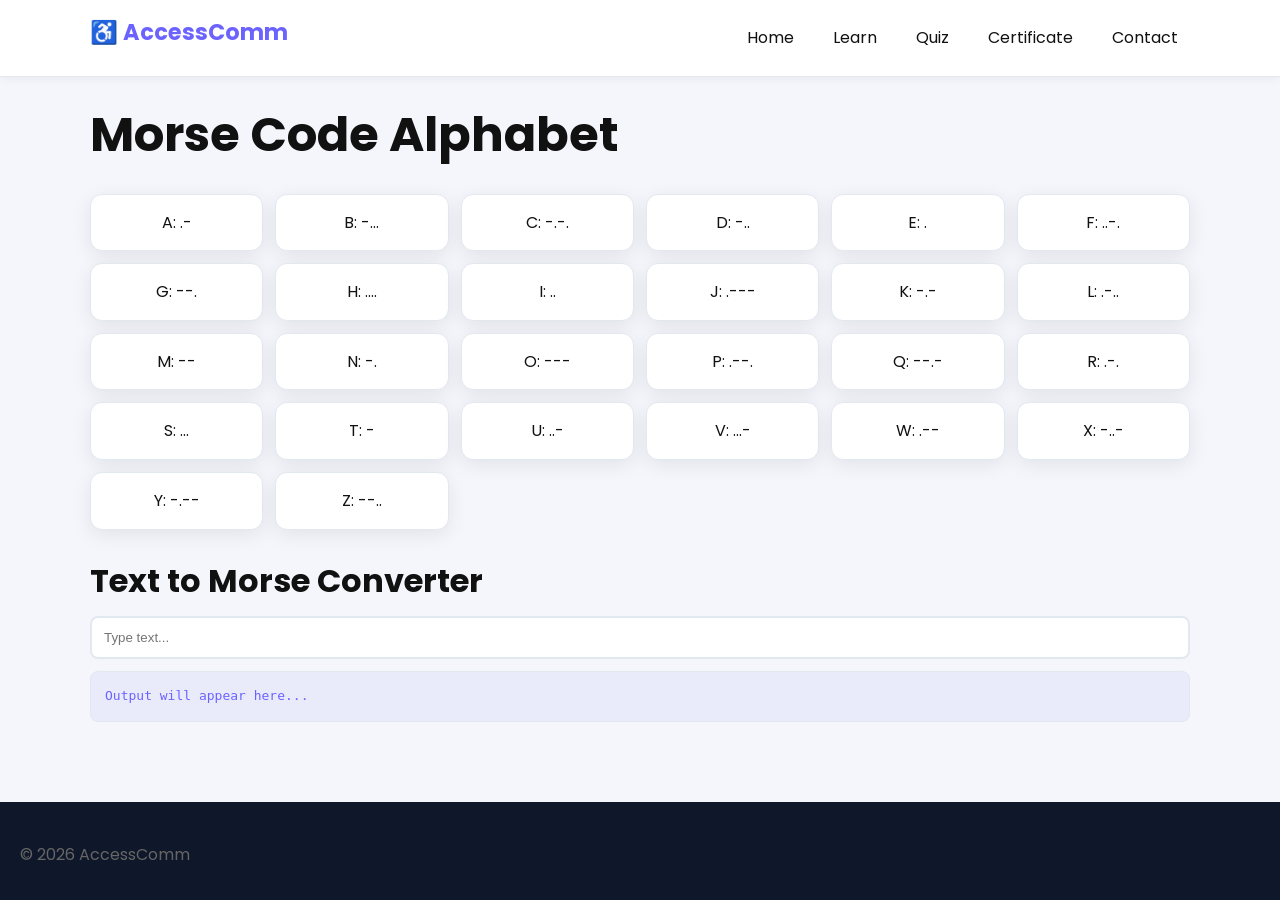
<file: morse.html>
<!DOCTYPE html>
<html lang="en">
<head>
  <meta charset="UTF-8">
  <meta name="viewport" content="width=device-width, initial-scale=1.0">
  <meta name="description" content="Morse Code Alphabet">
  <title>➖ Morse Code</title>
  <link rel="icon" href="images/A.jpg">
  <link rel="stylesheet" href="style.css">
</head>
<body>
<header class="navbar">
  <div class="container nav-content">
    <h2 class="logo">AccessComm</h2>
    <nav class="nav-links">
      <a href="index.html">Home</a>
      <a href="learn.html">Learn</a>
      <a href="quiz.html">Quiz</a>
      <a href="certificate.html">Certificate</a>
      <a href="contact.html">Contact</a>
    </nav>
  </div>
</header>
<main class="container">
  <section>
    <h1>Morse Code Alphabet</h1>
    <div class="grid">
      <div class="card">A: .-</div>
      <div class="card">B: -...</div>
      <div class="card">C: -.-.</div>
      <div class="card">D: -..</div>
      <div class="card">E: .</div>
      <div class="card">F: ..-.</div>
      <div class="card">G: --.</div>
      <div class="card">H: ....</div>
      <div class="card">I: ..</div>
      <div class="card">J: .---</div>
      <div class="card">K: -.-</div>
      <div class="card">L: .-..</div>
      <div class="card">M: --</div>
      <div class="card">N: -.</div>
      <div class="card">O: ---</div>
      <div class="card">P: .--.</div>
      <div class="card">Q: --.-</div>
      <div class="card">R: .-.</div>
      <div class="card">S: ...</div>
      <div class="card">T: -</div>
      <div class="card">U: ..-</div>
      <div class="card">V: ...-</div>
      <div class="card">W: .--</div>
      <div class="card">X: -..-</div>
      <div class="card">Y: -.--</div>
      <div class="card">Z: --..</div>
    </div>
  </section>
  <br>
  <article>
    <h2>Text to Morse Converter</h2>
    <input id="textInput" placeholder="Type text..." type="text">
    <div id="output">Output will appear here...</div>
  </article>
</main>
<footer>
  <p>© 2026 AccessComm</p>
</footer>
<script src="script.js"></script>
</body>
</html>
</file>
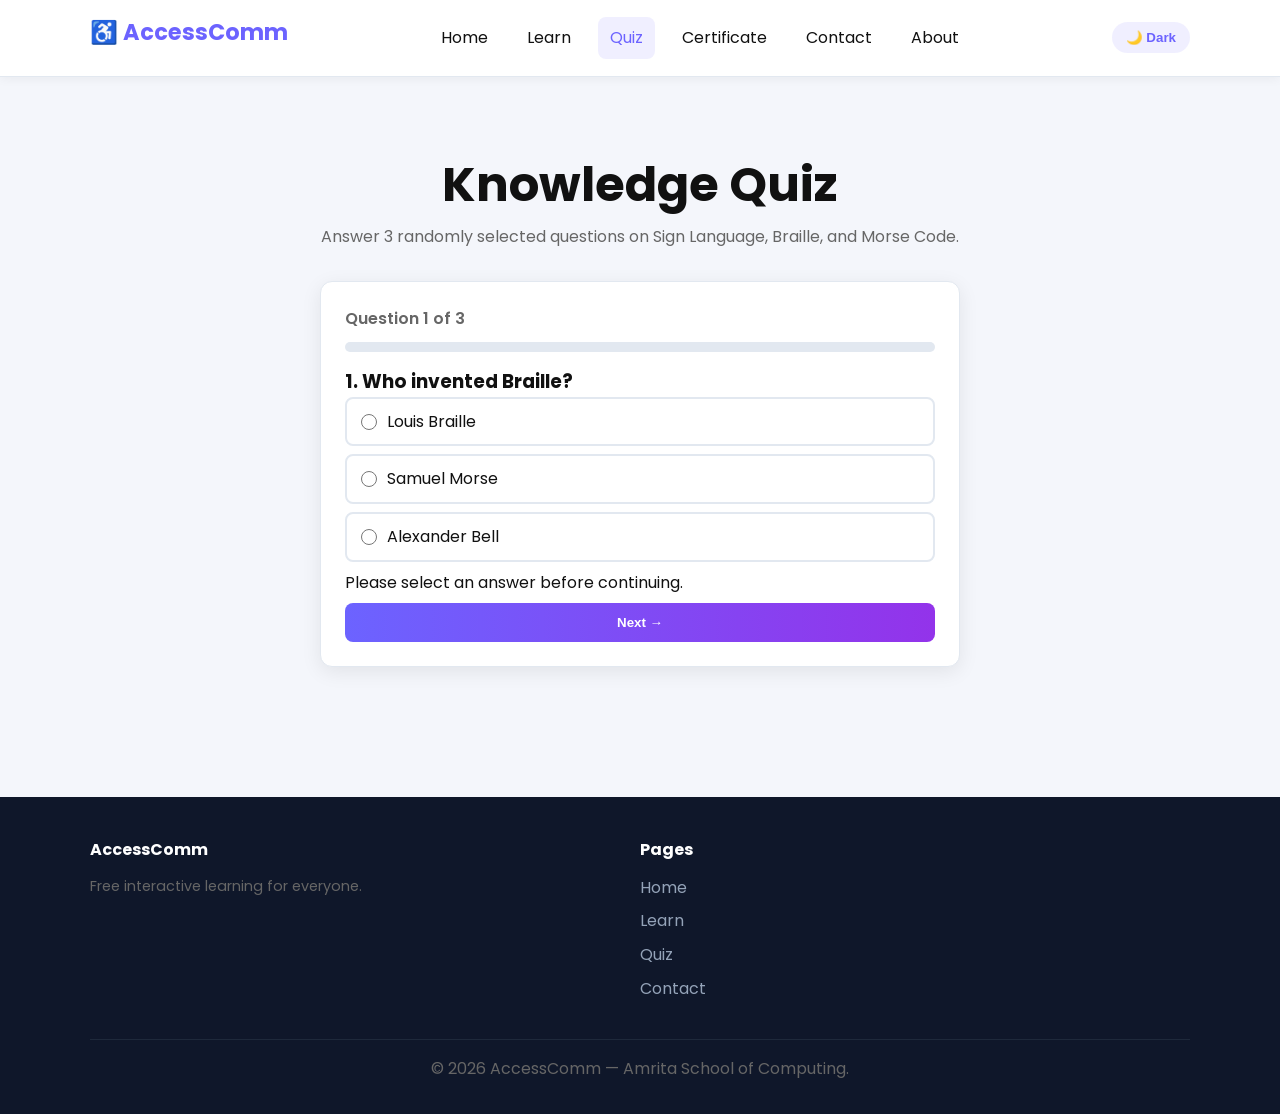
<file: quiz.html>
<!DOCTYPE html>
<html lang="en">
<head>
  <meta charset="UTF-8" />
  <meta name="viewport" content="width=device-width, initial-scale=1.0" />
  <title>AccessComm — Test Your Knowledge Quiz</title>
  <meta name="description" content="Test your knowledge of Sign Language, Braille, and Morse Code with our interactive quiz." />
  <meta name="keywords" content="sign language quiz, braille quiz, morse code quiz, accessibility quiz" />
  <meta property="og:title" content="AccessComm Quiz" />
  <meta property="og:description" content="Test your communication knowledge." />
  <link rel="icon" href="favicon.svg" type="image/svg+xml" />
  <link rel="stylesheet" href="style.css" />
  <style>
    .quiz-section { padding: 50px 0; }
    form.card { max-width: 640px; margin: 0 auto; }
  </style>
</head>
<body>

<header class="navbar">
  <div class="container nav-content">
    <h2 class="logo">AccessComm</h2>
    <nav class="nav-links" id="navLinks" aria-label="Main navigation">
      <a href="index.html">Home</a>
      <a href="learn.html">Learn</a>
      <a href="quiz.html" class="active" aria-current="page">Quiz</a>
      <a href="certificate.html">Certificate</a>
      <a href="contact.html">Contact</a>
      <a href="about.html">About</a>
    </nav>
    <div class="nav-actions">
      <button id="themeBtn" aria-label="Toggle dark mode">🌙 Dark</button>
      </button>
    </div>
  </div>
</header>

<main>
  <section class="quiz-section" aria-labelledby="quiz-heading">
    <div class="container">
      <div style="text-align:center;margin-bottom:2rem;">
        <h1 id="quiz-heading">Knowledge Quiz</h1>
        <p>Answer 3 randomly selected questions on Sign Language, Braille, and Morse Code.</p>
      </div>

      <form class="card" id="quizForm" novalidate aria-live="polite">
        <p id="progressText" style="font-weight:600;margin-bottom:10px;">Question 1 of 3</p>
        <div class="progress-bar" role="progressbar" aria-valuemin="0" aria-valuemax="100" aria-valuenow="0" aria-label="Quiz progress">
          <div id="progressFill"></div>
        </div>
        <div class="question" id="questionArea"></div>
        <span class="form-error" id="quizError" style="margin-bottom:12px;">Please select an answer before continuing.</span>
        <button type="submit" class="btn gradient" style="width:100%;margin-top:8px;">Next →</button>
      </form>

    </div>
  </section>
</main>

<footer>
  <div class="footer-grid">
    <div><h4>AccessComm</h4><p style="font-size:0.9rem;">Free interactive learning for everyone.</p></div>
    <div><h4>Pages</h4><ul>
      <li><a href="index.html">Home</a></li>
      <li><a href="learn.html">Learn</a></li>
      <li><a href="quiz.html">Quiz</a></li>
      <li><a href="contact.html">Contact</a></li>
    </ul></div>
    <div></div>
  </div>
  <div class="footer-bottom"><p>© 2026 AccessComm — Amrita School of Computing.</p></div>
</footer>

<script src="script.js"></script>
</body>
</html>
</file>
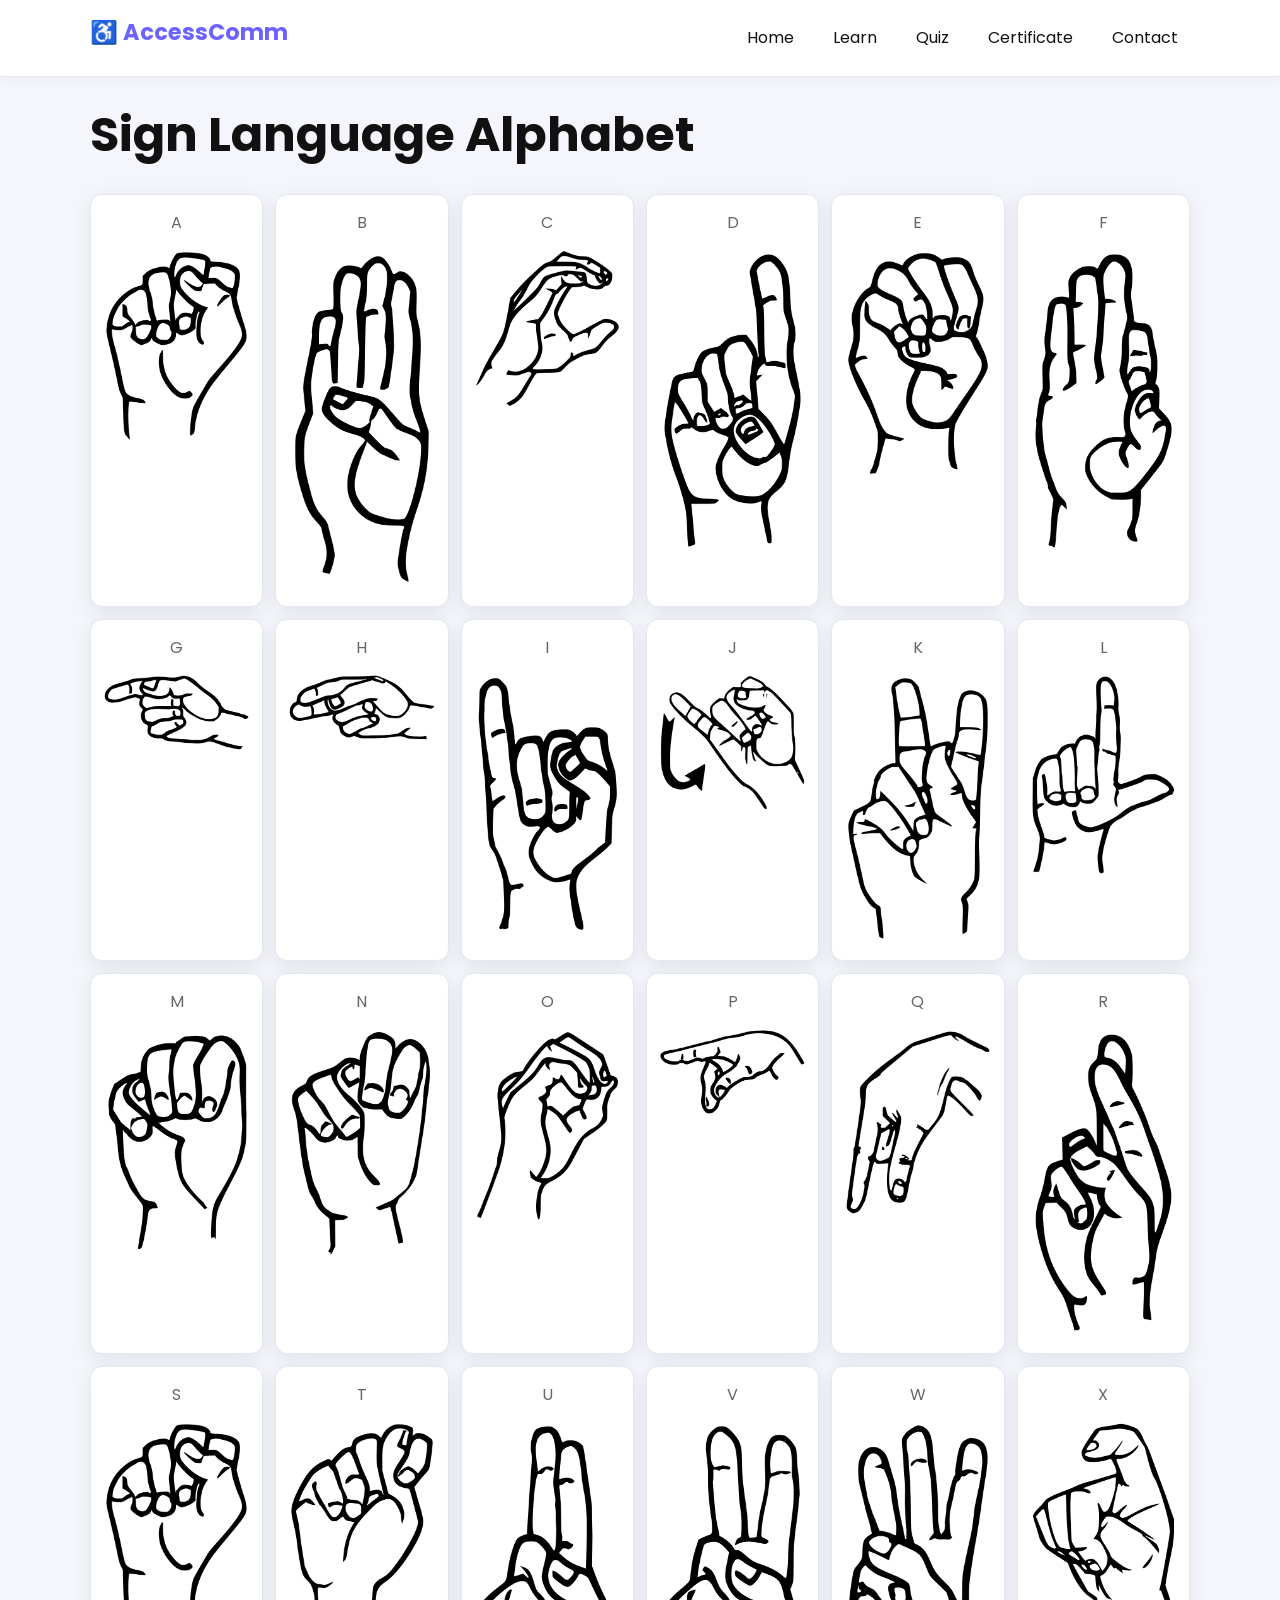
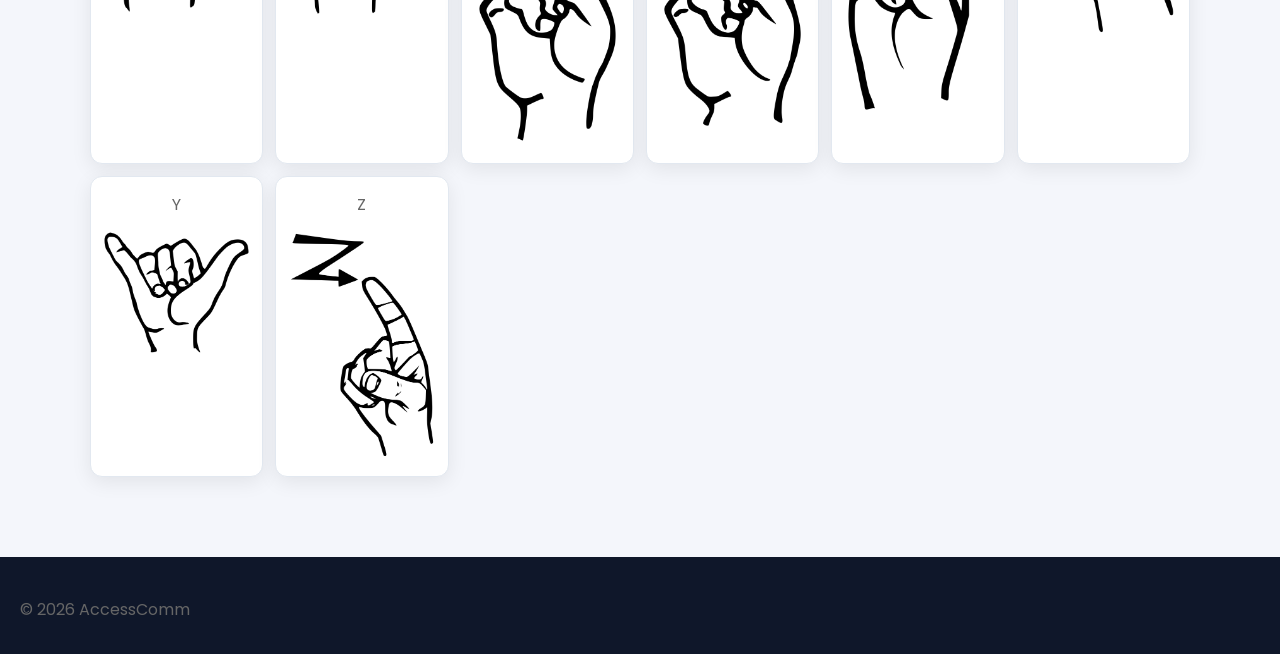
<file: sign.html>
<!DOCTYPE html>
<html lang="en">
<head>
  <meta charset="UTF-8">
  <meta name="viewport" content="width=device-width, initial-scale=1.0">
  <meta name="description" content="Sign Language Alphabet">
  <title>✋ Sign Language</title>
  <link rel="icon" href="A.jpg">
  <link rel="stylesheet" href="style.css">
</head>
<body>
<header class="navbar">
  <div class="container nav-content">
    <h2 class="logo">AccessComm</h2>
    <nav class="nav-links">
      <a href="index.html">Home</a>
      <a href="learn.html">Learn</a>
      <a href="quiz.html">Quiz</a>
      <a href="certificate.html">Certificate</a>
      <a href="contact.html">Contact</a>
    </nav>
  </div>
</header>
<main class="container">
  <section>
    <h1>Sign Language Alphabet</h1>
    <div class="grid">
      <div class="card"><p>A</p><img src="A.jpg" alt="Sign Language A"></div>
      <div class="card"><p>B</p><img src="B.jpg" alt="Sign Language B"></div>
      <div class="card"><p>C</p><img src="C.jpg" alt="Sign Language C"></div>
      <div class="card"><p>D</p><img src="D.jpg" alt="Sign Language D"></div>
      <div class="card"><p>E</p><img src="E.jpg" alt="Sign Language E"></div>
      <div class="card"><p>F</p><img src="F.jpg" alt="Sign Language F"></div>
      <div class="card"><p>G</p><img src="G.jpg" alt="Sign Language G"></div>
      <div class="card"><p>H</p><img src="H.jpg" alt="Sign Language H"></div>
      <div class="card"><p>I</p><img src="I.jpg" alt="Sign Language I"></div>
      <div class="card"><p>J</p><img src="J.jpg" alt="Sign Language J"></div>
      <div class="card"><p>K</p><img src="K.jpg" alt="Sign Language K"></div>
      <div class="card"><p>L</p><img src="L.jpg" alt="Sign Language L"></div>
      <div class="card"><p>M</p><img src="M.jpg" alt="Sign Language M"></div>
      <div class="card"><p>N</p><img src="N.jpg" alt="Sign Language N"></div>
      <div class="card"><p>O</p><img src="O.jpg" alt="Sign Language O"></div>
      <div class="card"><p>P</p><img src="P.jpg" alt="Sign Language P"></div>
      <div class="card"><p>Q</p><img src="Q.jpg" alt="Sign Language Q"></div>
      <div class="card"><p>R</p><img src="R.jpg" alt="Sign Language R"></div>
      <div class="card"><p>S</p><img src="S.jpg" alt="Sign Language S"></div>
      <div class="card"><p>T</p><img src="T.jpg" alt="Sign Language T"></div>
      <div class="card"><p>U</p><img src="U.jpg" alt="Sign Language U"></div>
      <div class="card"><p>V</p><img src="V.jpg" alt="Sign Language V"></div>
      <div class="card"><p>W</p><img src="W.jpg" alt="Sign Language W"></div>
      <div class="card"><p>X</p><img src="X.jpg" alt="Sign Language X"></div>
      <div class="card"><p>Y</p><img src="Y.jpg" alt="Sign Language Y"></div>
      <div class="card"><p>Z</p><img src="Z.jpg" alt="Sign Language Z"></div>
    </div>
  </section>
</main>
<footer>
  <p>© 2026 AccessComm</p>
</footer>
<script src="script.js"></script>
</body>
</html>
</file>
<file: style.css>
@import url('https://fonts.googleapis.com/css2?family=Poppins:wght@400;500;600;700&display=swap');

:root{
 --primary:#6c63ff;
 --secondary:#9333ea;
 --bg:#f4f6fb;
 --card:#fff;
 --text:#111;
 --light:#666;
 --border:#e2e8f0;
 --shadow:0 5px 20px rgba(0,0,0,.08);
 --radius:12px;
}

body.dark{
 --bg:#0f172a;
 --card:#1e293b;
 --text:#f1f5f9;
 --light:#94a3b8;
 --border:#334155;
}

*{
 margin:0;
 padding:0;
 box-sizing:border-box;
}

html{
 scroll-behavior:smooth;
}

body{
 font-family:Poppins,sans-serif;
 background:var(--bg);
 color:var(--text);
 line-height:1.6;
}

h1{
 font-size:clamp(2rem,4vw,3rem);
}

h2{
 font-size:clamp(1.5rem,3vw,2rem);
 margin-bottom:10px;
}

p{
 color:var(--light);
 margin-bottom:12px;
}

a{
 text-decoration:none;
 color:var(--primary);
 transition:.3s;
}

a:hover{
 color:var(--secondary);
}

img{
 width:100%;
 display:block;
 border-radius:10px;
}

.container{
 width:90%;
 max-width:1100px;
 margin:auto;
 padding:20px 0;
}

/* NAVBAR */

.navbar{
 position:sticky;
 top:0;
 background:var(--card);
 border-bottom:1px solid var(--border);
 box-shadow:0 2px 10px rgba(0,0,0,.05);
 z-index:1000;
}

.nav-content{
 display:flex;
 justify-content:space-between;
 align-items:center;
 padding:15px 0;
}

.logo{
 font-size:1.4rem;
 font-weight:700;
 color:var(--primary);
}

.logo::before{
 content:"♿ ";
}

.nav-links{
 display:flex;
 gap:15px;
}

.nav-links a{
 padding:8px 12px;
 border-radius:8px;
 color:var(--text);
}

.nav-links a:hover,
.nav-links .active{
 background:rgba(108,99,255,.1);
 color:var(--primary);
}

#themeBtn{
 padding:8px 14px;
 border:none;
 border-radius:30px;
 cursor:pointer;
 background:rgba(108,99,255,.1);
 color:var(--primary);
 font-weight:600;
}

#themeBtn:hover{
 background:var(--primary);
 color:#fff;
}

/* HERO */

.hero{
 text-align:center;
 padding:80px 20px;
 background:linear-gradient(135deg,#eef2ff,#faf5ff);
 position:relative;
 overflow:hidden;
}

body.dark .hero{
 background:linear-gradient(135deg,#1e1b4b,#2d1b4e);
}

.hero::before{
 content:"";
 position:absolute;
 width:250px;
 height:250px;
 border-radius:50%;
 background:rgba(108,99,255,.1);
 top:-80px;
 right:-80px;
}

.hero h1{
 margin-bottom:15px;
}

.hero p{
 max-width:600px;
 margin:auto auto 25px;
 font-size:1.1rem;
}

/* BUTTONS */

.btn,
button{
 display:inline-block;
 padding:12px 24px;
 border:none;
 border-radius:8px;
 cursor:pointer;
 font-weight:600;
 transition:.3s;
}

.btn:hover,
button:hover{
 transform:translateY(-2px);
}

.gradient,
.download-btn{
 background:linear-gradient(90deg,var(--primary),var(--secondary));
 color:#fff;
}

.btn-outline,
.cert-btn{
 background:none;
 border:2px solid var(--primary);
 color:var(--primary);
}

.btn-outline:hover,
.cert-btn:hover{
 background:var(--primary);
 color:#fff;
}

/* CARDS */

.cards{
 display:flex;
 flex-wrap:wrap;
 gap:20px;
 margin-top:40px;
}

.card,
.stat-card,
.certificate{
 background:var(--card);
 border:1px solid var(--border);
 border-radius:var(--radius);
 box-shadow:var(--shadow);
}

.card{
 flex:1;
 min-width:240px;
 padding:24px;
 transition:.3s;
}

.card:hover{
 transform:translateY(-5px);
}

.cards>.card{
 display:flex;
 flex-direction:column;
 gap:10px;
}

/* GRID */

.grid{
 display:grid;
 grid-template-columns:repeat(6,1fr);
 gap:12px;
 margin-top:20px;
}

.grid .card{
 text-align:center;
 padding:15px 10px;
 min-width:auto;
}

/* SECTION */

.section-header{
 text-align:center;
 margin-bottom:40px;
}

.section-tag{
 color:var(--secondary);
 font-size:.85rem;
 font-weight:600;
 text-transform:uppercase;
}

/* FORM */

.form-section{
 padding:40px 0;
}

.form-group{
 margin-bottom:18px;
}

.form-group label{
 display:block;
 margin-bottom:6px;
 font-weight:600;
}

.form-group input,
.form-group textarea,
.form-group select,
#textInput{
 width:100%;
 padding:12px;
 border:2px solid var(--border);
 border-radius:8px;
 background:var(--card);
 color:var(--text);
 outline:none;
 transition:.3s;
}

.form-group input:focus,
.form-group textarea:focus,
.form-group select:focus,
#textInput:focus{
 border-color:var(--primary);
}

.radio-group,
.check-group{
 display:flex;
 flex-wrap:wrap;
 gap:15px;
 margin-top:10px;
}

/* TABLE */

.table-wrap{
 overflow:auto;
 margin:30px 0;
 border-radius:var(--radius);
 box-shadow:var(--shadow);
}

table{
 width:100%;
 border-collapse:collapse;
 background:var(--card);
}

caption{
 padding:14px;
 background:var(--primary);
 color:#fff;
 font-weight:700;
 text-align:left;
}

th,td{
 padding:12px 16px;
 text-align:left;
 border-bottom:1px solid var(--border);
}

th{
 background:var(--primary);
 color:#fff;
}

tr:nth-child(even){
 background:rgba(108,99,255,.03);
}

tr:hover{
 background:rgba(108,99,255,.06);
}

/* DETAILS */

details{
 background:var(--card);
 border:1px solid var(--border);
 border-radius:8px;
 margin-bottom:10px;
 overflow:hidden;
}

summary{
 padding:14px;
 cursor:pointer;
 font-weight:600;
}

details p{
 padding:0 14px 14px;
}

/* QUIZ */

.progress-bar{
 width:100%;
 height:10px;
 background:var(--border);
 border-radius:10px;
 margin-bottom:15px;
}

#progressFill{
 height:100%;
 width:0%;
 border-radius:10px;
 background:linear-gradient(90deg,var(--primary),var(--secondary));
 transition:.3s;
}

/* CERTIFICATE */

.certificate{
 max-width:700px;
 margin:40px auto;
 padding:50px 30px;
 text-align:center;
 border:3px solid var(--primary);
 position:relative;
}

.certificate::before{
 content:"🏆";
 position:absolute;
 top:-22px;
 left:50%;
 transform:translateX(-50%);
 font-size:2rem;
 background:var(--card);
 padding:0 10px;
}

#certName{
 display:inline-block;
 border-bottom:2px solid var(--text);
 padding:5px 30px;
 margin:10px 0;
 color:var(--primary);
 font-size:1.5rem;
}

/* MORSE */

#output{
 margin-top:12px;
 padding:14px;
 border-radius:8px;
 background:rgba(108,99,255,.08);
 border:1px solid var(--border);
 color:var(--primary);
 font-family:monospace;
 min-height:50px;
}

/* LIST */

.styled-list{
 list-style:none;
}

.styled-list li{
 padding:8px 0 8px 20px;
 position:relative;
 color:var(--light);
}

.styled-list li::before{
 content:"▸";
 position:absolute;
 left:0;
 color:var(--primary);
}

/* FOOTER */

footer{
 background:#0f172a;
 color:#94a3b8;
 padding:40px 20px 20px;
 margin-top:60px;
}

.footer-grid{
 display:grid;
 grid-template-columns:2fr 1fr 1fr;
 gap:40px;
 max-width:1100px;
 margin:auto auto 30px;
}

footer h4{
 color:#fff;
 margin-bottom:12px;
}

footer ul{
 list-style:none;
}

footer li{
 margin-bottom:8px;
}

footer a{
 color:#94a3b8;
}

footer a:hover{
 color:#fff;
}

.footer-bottom{
 border-top:1px solid #1e293b;
 padding-top:16px;
 text-align:center;
 max-width:1100px;
 margin:auto;
}


/* Fieldset */

fieldset {
  border: none;
  padding: 0;
  margin: 0 0 20px 0;
}

legend {
  font-weight: 600;
  margin-bottom: 15px;
  padding: 0;
}

/* TEAM IMAGES */

.avatar-img{
 width:180px;
 height:180px;
 object-fit:cover;
 border-radius:12px;
 border:3px solid var(--primary);
 margin:0 auto 12px;
 display:block;
}

.github-link{
 display:inline-block;
 margin-top:6px;
 text-decoration:none;
 color:var(--primary);
 font-weight:600;
}

.github-link:hover{
 text-decoration:underline;
}
</file>
